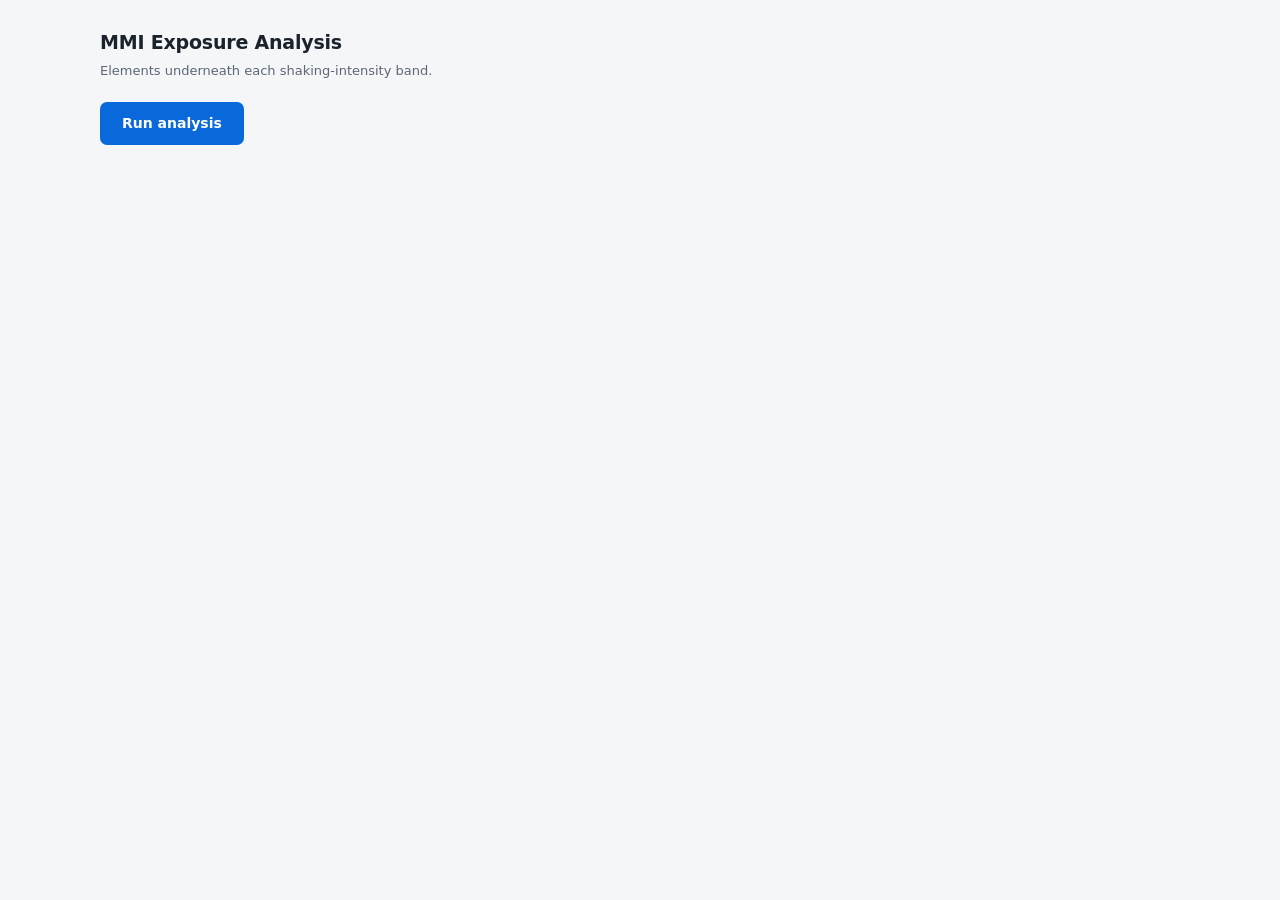
<file: eq_arc/scripts/web/index.html>
<!DOCTYPE html>
<html lang="en">
<head>
<meta charset="utf-8">
<meta name="viewport" content="width=device-width, initial-scale=1">
<title>MMI Exposure Analysis</title>
<style>
  :root{
    --bg:#0f1419; --panel:#171d24; --panel-2:#1e252e; --line:#2c353f;
    --text:#e6edf3; --muted:#8b98a5; --accent:#4a9eff; --err:#f85149;
  }
  @media (prefers-color-scheme: light){
    :root{
      --bg:#f4f6f8; --panel:#fff; --panel-2:#f0f3f6; --line:#d7dee6;
      --text:#1a222c; --muted:#5c6773; --accent:#0969da; --err:#cf222e;
    }
  }
  *{box-sizing:border-box}
  body{margin:0;padding:28px 20px;background:var(--bg);color:var(--text);
       font:14px/1.55 system-ui,-apple-system,"Segoe UI",sans-serif}
  main{max-width:1080px;margin:0 auto}
  h1{margin:0 0 4px;font-size:19px;font-weight:650;letter-spacing:-.2px}
  p.sub{margin:0 0 20px;color:var(--muted);font-size:13px}

  button{font:inherit;font-weight:600;cursor:pointer;color:#fff;
         background:var(--accent);border:none;border-radius:7px;padding:11px 22px}
  button:disabled{opacity:.55;cursor:not-allowed}

  .msg{margin-top:18px;padding:11px 13px;border-radius:8px;font-size:13px;
       background:rgba(248,81,73,.12);border:1px solid var(--err);color:var(--err)}

  .wrap{margin-top:22px;background:var(--panel);border:1px solid var(--line);
        border-radius:10px;overflow:hidden}
  .scroll{overflow-x:auto}
  table{border-collapse:collapse;width:100%;font-size:13px;white-space:nowrap}
  th,td{padding:9px 13px;text-align:right;border-bottom:1px solid var(--line)}
  th{font-size:11px;text-transform:uppercase;letter-spacing:.5px;
     color:var(--muted);font-weight:600;background:var(--panel-2)}
  th:first-child,td:first-child{text-align:left}
  td.num{font-variant-numeric:tabular-nums}
  tbody tr:last-child td{border-bottom:none}
  tfoot td{font-weight:700;background:var(--panel-2);border-top:2px solid var(--line);
           border-bottom:none}
  .swatch{display:inline-block;width:11px;height:11px;border-radius:3px;
          margin-right:8px;vertical-align:-1px;border:1px solid rgba(128,128,128,.45)}
  .note{color:var(--muted);font-size:12px;margin-top:12px}
</style>
</head>
<body>
<main>
  <h1>MMI Exposure Analysis</h1>
  <p class="sub">Elements underneath each shaking-intensity band.</p>

  <button id="run">Run analysis</button>

  <div id="out"></div>
</main>

<script>
const fmt = n => Math.round(n || 0).toLocaleString("en-US");

document.getElementById("run").addEventListener("click", async () => {
  const btn = document.getElementById("run");
  const out = document.getElementById("out");
  btn.disabled = true;
  btn.textContent = "Analysing…";
  out.innerHTML = "";

  try {
    const res = await fetch("/api/analyze", {
      method: "POST",
      headers: {"Content-Type": "application/json"},
      body: JSON.stringify({source: "sample", include_geometry: false})
    });
    const data = await res.json();
    if (!res.ok || !data.ok) throw new Error(data.error || ("HTTP " + res.status));
    out.innerHTML = table(data);
  } catch (e) {
    out.innerHTML = '<div class="msg"></div>';
    out.querySelector(".msg").textContent = e.message;
  } finally {
    btn.disabled = false;
    btn.textContent = "Run analysis";
  }
});

function table(data){
  const head = ["Band", "Area km²", "Population", "Male", "Female",
                "Settlements", "Hospitals", "Schools", "Roads", "Bridges", "Airports"];
  const keys = ["settlements", "hospitals", "schools", "roads", "bridges", "airports"];

  const row = (label, colour, area, el) => {
    const p = el.population || {};
    const cells = [
      "<td>" + (colour ? '<span class="swatch" style="background:' + colour + '"></span>' : "") + label + "</td>",
      '<td class="num">' + fmt(area) + "</td>",
      '<td class="num">' + fmt(p.total) + "</td>",
      '<td class="num">' + fmt(p.male) + "</td>",
      '<td class="num">' + fmt(p.female) + "</td>"
    ];
    for (const k of keys) cells.push('<td class="num">' + fmt((el[k] || {}).count) + "</td>");
    return "<tr>" + cells.join("") + "</tr>";
  };

  const body = data.bands.map(b =>
    row("MMI " + b.mmi_low + "–" + b.mmi_high, b.color, b.area_km2, b.elements)).join("");
  const area = data.bands.reduce((a, b) => a + b.area_km2, 0);
  const foot = row("Total", null, area, data.totals);

  return '<div class="wrap"><div class="scroll"><table>'
       + "<thead><tr>" + head.map(h => "<th>" + h + "</th>").join("") + "</tr></thead>"
       + "<tbody>" + body + "</tbody>"
       + "<tfoot>" + foot + "</tfoot>"
       + "</table></div></div>"
       + '<div class="note">Population is the sum of the male and female age columns; '
       + "every other layer is a feature count. Each element is counted once, in the "
       + "highest MMI band it falls in.</div>";
}
</script>
</body>
</html>
</file>
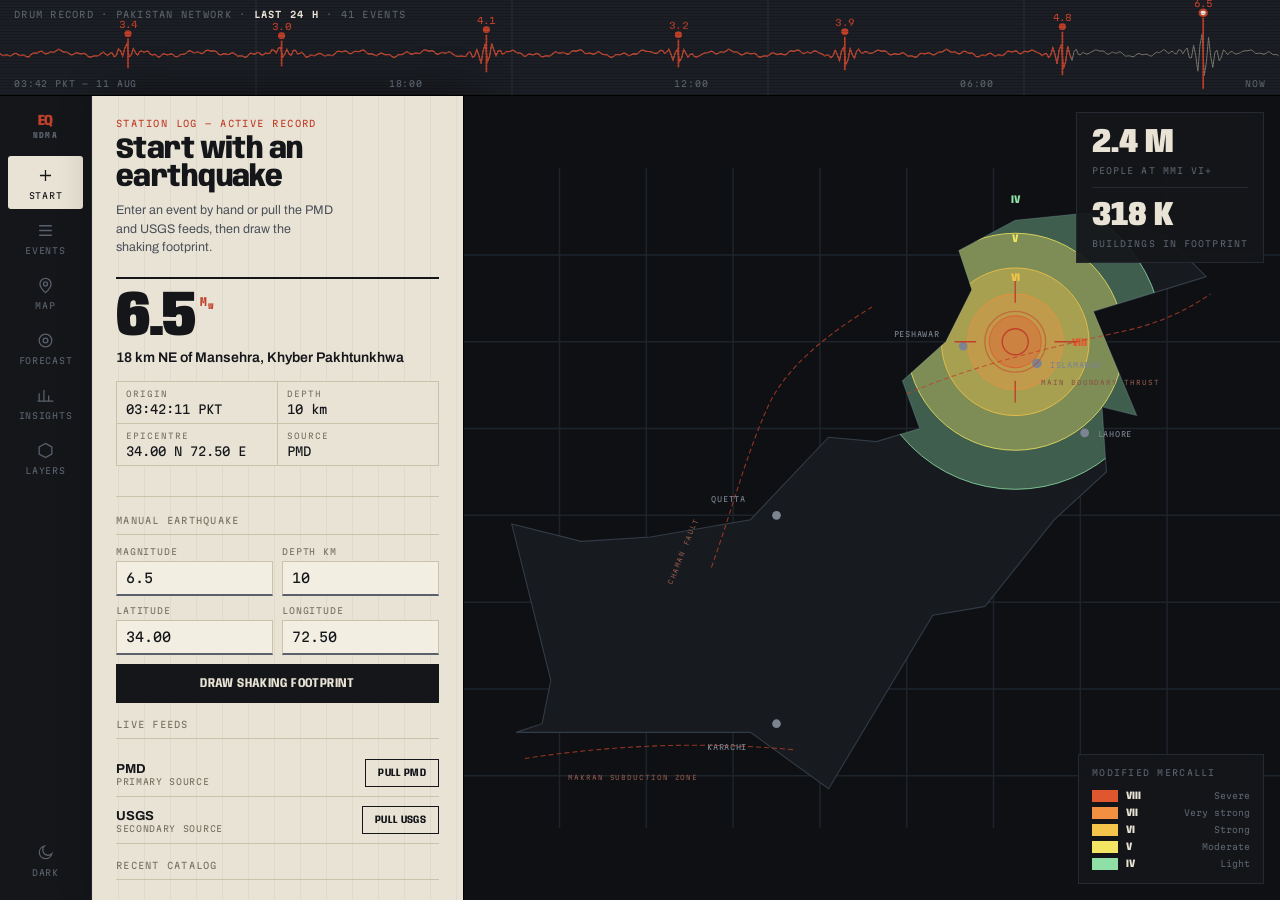
<file: web/prototypes/a-helicorder.html>
<!doctype html>
<html lang="en">
<head>
<meta charset="utf-8" />
<meta name="viewport" content="width=device-width,initial-scale=1" />
<title>Prototype A — Helicorder</title>
<link rel="preconnect" href="https://fonts.googleapis.com" />
<link rel="preconnect" href="https://fonts.gstatic.com" crossorigin />
<link href="https://fonts.googleapis.com/css2?family=Anybody:wdth,wght@75..125,400..900&family=Archivo:wght@400;500;600;700&family=Martian+Mono:wght@400;600&display=swap" rel="stylesheet" />
<style>
:root{
  --ink:#14161A; --ink-2:#1B1E24; --ink-3:#252A32;
  --paper:#E9E3D5; --paper-2:#DBD3C1; --paper-3:#CBC2AC;
  --pen:#C0402A;              /* seismograph pen ink */
  --graphite:#5A616C;
  --mmi-2:#BFE9E7; --mmi-4:#8FE0A6; --mmi-5:#F2E663; --mmi-6:#F5C44A;
  --mmi-7:#F09040; --mmi-8:#E0562F; --mmi-9:#B3272B; --mmi-10:#7A1B3F;
  --disp:"Anybody",system-ui,sans-serif;
  --body:"Archivo",system-ui,sans-serif;
  --data:"Martian Mono",ui-monospace,monospace;
}
*{box-sizing:border-box}
html,body{margin:0;height:100%;background:var(--ink);color:var(--paper);font-family:var(--body);
  -webkit-font-smoothing:antialiased}
button{font:inherit;color:inherit;cursor:pointer}
:focus-visible{outline:2px solid var(--pen);outline-offset:2px}

/* ---------- app frame ---------- */
.app{position:fixed;inset:0;display:grid;grid-template-rows:96px 1fr;grid-template-columns:92px 372px 1fr}
.drum{grid-column:1/-1;position:relative;background:var(--ink-2);border-bottom:1px solid #000;overflow:hidden}
.rail{grid-row:2;background:var(--ink);border-right:1px solid var(--ink-3);
  display:flex;flex-direction:column;padding:14px 8px;gap:2px}
.sheet{grid-row:2;background:var(--paper);color:var(--ink);overflow-y:auto;
  border-right:1px solid #000;box-shadow:14px 0 40px rgba(0,0,0,.45);position:relative}
.stage{grid-row:2;position:relative;background:#0E1013;overflow:hidden}

/* ---------- SIGNATURE: helicorder ribbon ---------- */
.drum-label{position:absolute;left:14px;top:9px;z-index:3;font-family:var(--data);font-size:9px;
  letter-spacing:.14em;text-transform:uppercase;color:var(--graphite)}
.drum-label b{color:var(--paper);font-weight:600}
.drum-scale{position:absolute;inset:auto 0 6px 0;z-index:3;display:flex;justify-content:space-between;
  padding:0 14px;font-family:var(--data);font-size:8.5px;color:var(--graphite);letter-spacing:.1em}
.drum svg{position:absolute;inset:0;width:100%;height:100%}
.trace{fill:none;stroke:var(--paper-3);stroke-width:1;vector-effect:non-scaling-stroke;opacity:.55}
.trace-live{stroke:var(--pen);opacity:1;stroke-width:1.2}
.drum-gridline{stroke:#2C313A;stroke-width:1}
.spike{cursor:pointer}
.spike line{stroke:var(--pen);stroke-width:1.6}
.spike circle{fill:var(--pen)}
.spike:hover circle{r:5}
.spike.sel circle{fill:var(--paper);stroke:var(--pen);stroke-width:2}
.drum::after{content:"";position:absolute;inset:0;pointer-events:none;
  background:repeating-linear-gradient(0deg,rgba(0,0,0,.16) 0 1px,transparent 1px 3px)}

/* ---------- rail ---------- */
.rail button{width:100%;background:none;border:0;padding:10px 4px 8px;border-radius:3px;
  display:grid;justify-items:center;gap:5px;color:var(--graphite);
  font-family:var(--data);font-size:8.5px;letter-spacing:.08em;text-transform:uppercase}
.rail button svg{width:19px;height:19px;stroke:currentColor;fill:none;stroke-width:1.6}
.rail button:hover{color:var(--paper-2);background:var(--ink-2)}
.rail button[aria-current="true"]{color:var(--ink);background:var(--paper)}
.rail .spacer{flex:1}
.rail .mark{font-family:var(--disp);font-variation-settings:"wdth" 82,"wght" 800;
  font-size:15px;letter-spacing:-.02em;color:var(--pen);text-align:center;padding:4px 0 14px;line-height:1}
.rail .mark span{display:block;font-family:var(--data);font-size:7.5px;letter-spacing:.16em;
  color:var(--graphite);font-weight:400;margin-top:3px}

/* ---------- sheet (chart-paper panel) ---------- */
.sheet::before{content:"";position:absolute;inset:0;pointer-events:none;
  background:repeating-linear-gradient(90deg,rgba(20,22,26,.045) 0 1px,transparent 1px 26px)}
.sheet-in{position:relative;padding:22px 24px 40px}
.eyebrow{font-family:var(--data);font-size:9px;letter-spacing:.16em;text-transform:uppercase;
  color:var(--pen);margin:0 0 7px}
h1{font-family:var(--disp);font-variation-settings:"wdth" 88,"wght" 800;
  font-size:29px;line-height:.98;letter-spacing:-.02em;margin:0 0 8px;color:var(--ink)}
.lede{margin:0 0 20px;font-size:12.5px;line-height:1.5;color:#4A5058;max-width:31ch}

/* active event readout */
.readout{border-top:2px solid var(--ink);border-bottom:1px solid var(--paper-3);padding:12px 0 14px;margin-bottom:18px}
.readout .mag{font-family:var(--disp);font-variation-settings:"wdth" 78,"wght" 900;
  font-size:64px;line-height:.82;letter-spacing:-.035em;color:var(--ink);display:flex;align-items:baseline;gap:6px}
.readout .mag em{font-family:var(--data);font-size:11px;font-style:normal;letter-spacing:.1em;color:var(--pen);align-self:flex-start;margin-top:6px}
.readout .place{font-size:14px;font-weight:600;margin:6px 0 10px;color:var(--ink)}
.facts{display:grid;grid-template-columns:1fr 1fr;gap:1px;background:var(--paper-3);border:1px solid var(--paper-3)}
.facts div{background:var(--paper);padding:7px 9px}
.facts dt{font-family:var(--data);font-size:8px;letter-spacing:.13em;text-transform:uppercase;color:#7A7263;margin:0 0 3px}
.facts dd{margin:0;font-family:var(--data);font-size:12px;color:var(--ink)}

/* form */
fieldset{border:0;padding:0;margin:0 0 16px}
legend{font-family:var(--data);font-size:9px;letter-spacing:.14em;text-transform:uppercase;
  color:#7A7263;padding:0 0 8px;width:100%;border-bottom:1px solid var(--paper-3);margin-bottom:11px}
.pair{display:grid;grid-template-columns:1fr 1fr;gap:9px;margin-bottom:9px}
label{display:block;font-family:var(--data);font-size:8.5px;letter-spacing:.1em;text-transform:uppercase;color:#7A7263;margin-bottom:4px}
input[type=number],input[type=text]{width:100%;background:#F3EEE2;border:1px solid var(--paper-3);
  border-bottom:2px solid var(--graphite);border-radius:0;padding:8px 9px;
  font-family:var(--data);font-size:13px;color:var(--ink)}
input:focus{border-bottom-color:var(--pen);outline:none;background:#fff}
.btn{width:100%;background:var(--ink);color:var(--paper);border:0;padding:13px;
  font-family:var(--disp);font-variation-settings:"wdth" 84,"wght" 700;font-size:13px;
  letter-spacing:.03em;text-transform:uppercase;transition:background .15s}
.btn:hover{background:var(--pen)}
.btn-ghost{background:none;color:var(--ink);border:1px solid var(--ink);padding:7px 12px;width:auto;font-size:11px}
.btn-ghost:hover{background:var(--ink);color:var(--paper)}
.feed{display:flex;align-items:center;justify-content:space-between;padding:9px 0;border-bottom:1px solid var(--paper-3)}
.feed b{font-size:13px}
.feed small{display:block;font-family:var(--data);font-size:8.5px;letter-spacing:.08em;color:#7A7263;text-transform:uppercase}

/* catalog rows */
.rows{margin-top:4px}
.row{display:grid;grid-template-columns:46px 1fr auto;gap:10px;align-items:center;
  padding:9px 0;border-bottom:1px solid var(--paper-3);cursor:pointer}
.row:hover{background:#F3EEE2;box-shadow:-24px 0 0 #F3EEE2,24px 0 0 #F3EEE2}
.row .m{font-family:var(--disp);font-variation-settings:"wdth" 78,"wght" 800;font-size:19px;color:var(--ink);line-height:1}
.row .p{display:block;font-size:12px;font-weight:600;margin-bottom:2px}
.row .t{display:block;font-family:var(--data);font-size:8.5px;color:#7A7263;letter-spacing:.06em}
.row .src{font-family:var(--data);font-size:8px;letter-spacing:.1em;padding:3px 5px;border:1px solid var(--paper-3);color:#7A7263}
.row .src.pmd{border-color:var(--pen);color:var(--pen)}

/* ---------- map stage ---------- */
.stage svg.map{position:absolute;inset:0;width:100%;height:100%}
.land{fill:#171A1F;stroke:#333B46;stroke-width:1.1;vector-effect:non-scaling-stroke}
.fault{fill:none;stroke:var(--pen);stroke-width:1.1;stroke-dasharray:5 3;vector-effect:non-scaling-stroke;opacity:.75}
.faultlbl{font-family:var(--data);font-size:1.5px;fill:#8C5647;letter-spacing:.14em}
.citylbl{font-family:var(--data);font-size:1.7px;fill:#7C8492;letter-spacing:.1em}
.city{fill:#7C8492}
.epi{fill:none;stroke:var(--pen);stroke-width:1.4;vector-effect:non-scaling-stroke}
.mmi-band{stroke:none;opacity:.34}
.mmi-line{fill:none;stroke-width:.9;vector-effect:non-scaling-stroke;opacity:.9}
.mmi-num{font-family:var(--disp);font-variation-settings:"wdth" 80,"wght" 800;font-size:2.6px;letter-spacing:.02em}

/* legend card over map */
.legend{position:absolute;right:16px;bottom:16px;background:rgba(20,22,26,.92);
  border:1px solid var(--ink-3);padding:12px 13px 11px;min-width:186px;backdrop-filter:blur(6px)}
.legend h3{margin:0 0 9px;font-family:var(--data);font-size:8.5px;letter-spacing:.15em;
  text-transform:uppercase;color:var(--graphite);font-weight:400}
.legend .lrow{display:grid;grid-template-columns:26px 1fr auto;gap:8px;align-items:center;padding:2.5px 0}
.legend .sw{height:12px}
.legend .rn{font-family:var(--disp);font-variation-settings:"wdth" 80,"wght" 800;font-size:11px;color:var(--paper)}
.legend .lb{font-size:10px;color:var(--graphite);text-align:right;font-family:var(--data);font-size:8.5px}
.exposure{position:absolute;right:16px;top:16px;background:rgba(20,22,26,.92);border:1px solid var(--ink-3);padding:13px 15px}
.exposure .big{font-family:var(--disp);font-variation-settings:"wdth" 80,"wght" 900;font-size:34px;line-height:1;color:var(--paper)}
.exposure .cap{font-family:var(--data);font-size:8.5px;letter-spacing:.13em;text-transform:uppercase;color:var(--graphite);margin-top:5px}
.exposure hr{border:0;border-top:1px solid var(--ink-3);margin:11px 0}

@media (prefers-reduced-motion:reduce){*{animation:none!important;transition:none!important}}
@media (max-width:900px){
  .app{grid-template-columns:72px 1fr;grid-template-rows:78px 1fr}
  .sheet{position:absolute;inset:78px 0 0 72px;z-index:5}
  .stage{display:none}
}
</style>
</head>
<body>
<div class="app">

  <!-- ============ SIGNATURE: 24-hour helicorder ribbon ============ -->
  <div class="drum">
    <div class="drum-label">Drum record · Pakistan network · <b>last 24 h</b> · 41 events</div>
    <svg id="drum" viewBox="0 0 1200 96" preserveAspectRatio="none" aria-label="24 hour seismic drum record"></svg>
    <div class="drum-scale"><span>03:42 PKT — 11 AUG</span><span>18:00</span><span>12:00</span><span>06:00</span><span>NOW</span></div>
  </div>

  <!-- ============ rail ============ -->
  <nav class="rail" aria-label="Sections">
    <div class="mark">EQ<span>NDMA</span></div>
    <button aria-current="true"><svg viewBox="0 0 24 24"><path d="M12 5v14M5 12h14"/></svg>Start</button>
    <button><svg viewBox="0 0 24 24"><path d="M4 6h16M4 12h16M4 18h16"/></svg>Events</button>
    <button><svg viewBox="0 0 24 24"><path d="M12 21s7-6.3 7-11a7 7 0 1 0-14 0c0 4.7 7 11 7 11z"/><circle cx="12" cy="10" r="2.5"/></svg>Map</button>
    <button><svg viewBox="0 0 24 24"><circle cx="12" cy="12" r="8"/><circle cx="12" cy="12" r="3"/></svg>Forecast</button>
    <button><svg viewBox="0 0 24 24"><path d="M4 19V9M10 19V5M16 19v-7M22 19H2"/></svg>Insights</button>
    <button><svg viewBox="0 0 24 24"><path d="M12 3l8 4.5v9L12 21l-8-4.5v-9z"/></svg>Layers</button>
    <div class="spacer"></div>
    <button><svg viewBox="0 0 24 24"><path d="M20 13.5A8 8 0 1 1 10.5 4a6.5 6.5 0 0 0 9.5 9.5z"/></svg>Dark</button>
  </nav>

  <!-- ============ chart-paper sheet ============ -->
  <div class="sheet">
   <div class="sheet-in">
    <p class="eyebrow">Station log — active record</p>
    <h1>Start with an<br />earthquake</h1>
    <p class="lede">Enter an event by hand or pull the PMD and USGS feeds, then draw the shaking footprint.</p>

    <div class="readout">
      <div class="mag">6.5<em>M<sub>w</sub></em></div>
      <div class="place">18 km NE of Mansehra, Khyber Pakhtunkhwa</div>
      <dl class="facts">
        <div><dt>Origin</dt><dd>03:42:11 PKT</dd></div>
        <div><dt>Depth</dt><dd>10 km</dd></div>
        <div><dt>Epicentre</dt><dd>34.00 N 72.50 E</dd></div>
        <div><dt>Source</dt><dd>PMD</dd></div>
      </dl>
    </div>

    <fieldset>
      <legend>Manual earthquake</legend>
      <div class="pair">
        <div><label for="a1">Magnitude</label><input id="a1" type="number" value="6.5" step="0.1" /></div>
        <div><label for="a2">Depth km</label><input id="a2" type="number" value="10" /></div>
      </div>
      <div class="pair">
        <div><label for="a3">Latitude</label><input id="a3" type="number" value="34.00" step="0.01" /></div>
        <div><label for="a4">Longitude</label><input id="a4" type="number" value="72.50" step="0.01" /></div>
      </div>
      <button class="btn">Draw shaking footprint</button>
    </fieldset>

    <fieldset>
      <legend>Live feeds</legend>
      <div class="feed"><span><b>PMD</b><small>Primary source</small></span><button class="btn btn-ghost">Pull PMD</button></div>
      <div class="feed"><span><b>USGS</b><small>Secondary source</small></span><button class="btn btn-ghost">Pull USGS</button></div>
    </fieldset>

    <fieldset>
      <legend>Recent catalog</legend>
      <div class="rows">
        <div class="row"><span class="m">6.5</span><span><span class="p">18 km NE of Mansehra</span><span class="t">11 AUG · 03:42</span></span><span class="src pmd">PMD</span></div>
        <div class="row"><span class="m">4.8</span><span><span class="p">Hindu Kush region</span><span class="t">11 AUG · 01:07</span></span><span class="src">USGS</span></div>
        <div class="row"><span class="m">3.9</span><span><span class="p">62 km W of Quetta</span><span class="t">10 AUG · 22:15</span></span><span class="src pmd">PMD</span></div>
        <div class="row"><span class="m">3.2</span><span><span class="p">Makran coast</span><span class="t">10 AUG · 19:48</span></span><span class="src">USGS</span></div>
      </div>
    </fieldset>
   </div>
  </div>

  <!-- ============ map stage ============ -->
  <div class="stage">
    <svg class="map" viewBox="598 102 188 148" preserveAspectRatio="xMidYMid meet" aria-label="Map of Pakistan">
      <g stroke="#1E242C" stroke-width=".35" vector-effect="non-scaling-stroke">
        <path d="M620,100v152M640,100v152M660,100v152M680,100v152M700,100v152M720,100v152M740,100v152M760,100v152"/>
        <path d="M598,120h190M598,140h190M598,160h190M598,180h190M598,200h190M598,220h190M598,240h190"/>
      </g>
      <defs>
        <clipPath id="pk"><polygon points="610,230 664,230 682,243 706,203 718,201 734,181 746,170 745,155 753,157 743,133 769,125 760,116 745,110 725,112 712,119 715,128 709,140 699,149 703,160 693,163 682,162 664,181 641,185 625,186 609,182 618,218 616,228"/></clipPath>
      </defs>
      <polygon class="land" points="610,230 664,230 682,243 706,203 718,201 734,181 746,170 745,155 753,157 743,133 769,125 760,116 745,110 725,112 712,119 715,128 709,140 699,149 703,160 693,163 682,162 664,181 641,185 625,186 609,182 618,218 616,228"/>
      <!-- MMI isoseismals, clipped to land -->
      <g clip-path="url(#pk)">
        <circle class="mmi-band" cx="725" cy="140" r="34" fill="var(--mmi-4)"/>
        <circle class="mmi-band" cx="725" cy="140" r="25" fill="var(--mmi-5)"/>
        <circle class="mmi-band" cx="725" cy="140" r="17" fill="var(--mmi-6)"/>
        <circle class="mmi-band" cx="725" cy="140" r="11" fill="var(--mmi-7)"/>
        <circle class="mmi-band" cx="725" cy="140" r="6"  fill="var(--mmi-8)"/>
        <circle class="mmi-line" cx="725" cy="140" r="34" stroke="var(--mmi-4)"/>
        <circle class="mmi-line" cx="725" cy="140" r="25" stroke="var(--mmi-5)"/>
        <circle class="mmi-line" cx="725" cy="140" r="17" stroke="var(--mmi-6)"/>
        <circle class="mmi-line" cx="725" cy="140" r="11" stroke="var(--mmi-7)"/>
        <circle class="mmi-line" cx="725" cy="140" r="6"  stroke="var(--mmi-8)"/>
      </g>
      <text class="mmi-num" x="725" y="108" fill="var(--mmi-4)" text-anchor="middle">IV</text>
      <text class="mmi-num" x="725" y="117" fill="var(--mmi-5)" text-anchor="middle">V</text>
      <text class="mmi-num" x="725" y="126" fill="var(--mmi-6)" text-anchor="middle">VI</text>
      <text class="mmi-num" x="738" y="141" fill="var(--mmi-8)">VIII</text>
      <!-- faults -->
      <path class="fault" d="M655,192 C660,178 663,166 668,155 C672,146 682,138 692,132"/>
      <text class="faultlbl" x="646" y="196" transform="rotate(-68 646 196)">CHAMAN FAULT</text>
      <path class="fault" d="M700,152 C714,146 730,142 748,138 C758,136 764,133 770,129"/>
      <text class="faultlbl" x="731" y="150">MAIN BOUNDARY THRUST</text>
      <path class="fault" d="M612,236 C632,233 652,232 674,234"/>
      <text class="faultlbl" x="622" y="241">MAKRAN SUBDUCTION ZONE</text>
      <!-- cities -->
      <circle class="city" cx="730" cy="145" r="1.1"/><text class="citylbl" x="733" y="146">ISLAMABAD</text>
      <circle class="city" cx="741" cy="161" r="1"/><text class="citylbl" x="744" y="162">LAHORE</text>
      <circle class="city" cx="670" cy="228" r="1"/><text class="citylbl" x="654" y="234">KARACHI</text>
      <circle class="city" cx="670" cy="180" r="1"/><text class="citylbl" x="655" y="177">QUETTA</text>
      <circle class="city" cx="713" cy="141" r="1"/><text class="citylbl" x="697" y="139">PESHAWAR</text>
      <!-- epicentre -->
      <circle class="epi" cx="725" cy="140" r="3"/>
      <circle class="epi" cx="725" cy="140" r="7" opacity=".5"/>
      <path class="epi" d="M725,131v-5M725,149v5M716,140h-5M734,140h5"/>
    </svg>

    <div class="exposure">
      <div class="big">2.4 M</div>
      <div class="cap">People at MMI VI+</div>
      <hr />
      <div class="big">318 K</div>
      <div class="cap">Buildings in footprint</div>
    </div>

    <div class="legend">
      <h3>Modified Mercalli</h3>
      <div class="lrow"><span class="sw" style="background:var(--mmi-8)"></span><span class="rn">VIII</span><span class="lb">Severe</span></div>
      <div class="lrow"><span class="sw" style="background:var(--mmi-7)"></span><span class="rn">VII</span><span class="lb">Very strong</span></div>
      <div class="lrow"><span class="sw" style="background:var(--mmi-6)"></span><span class="rn">VI</span><span class="lb">Strong</span></div>
      <div class="lrow"><span class="sw" style="background:var(--mmi-5)"></span><span class="rn">V</span><span class="lb">Moderate</span></div>
      <div class="lrow"><span class="sw" style="background:var(--mmi-4)"></span><span class="rn">IV</span><span class="lb">Light</span></div>
    </div>
  </div>
</div>

<script>
/* Draw the helicorder: a continuous 24 h trace with real events as pen spikes. */
(function(){
  const svg = document.getElementById('drum');
  const W = 1200, H = 96, mid = H/2 + 6;
  const reduce = matchMedia('(prefers-reduced-motion: reduce)').matches;
  const events = [ {x:0.06,a:30,m:'6.5',sel:true}, {x:0.17,a:16,m:'4.8'},
                   {x:0.34,a:11,m:'3.9'}, {x:0.47,a:8,m:'3.2'},
                   {x:0.62,a:13,m:'4.1'}, {x:0.78,a:7,m:'3.0'}, {x:0.9,a:9,m:'3.4'} ];
  let ns = '';
  for (let i=1;i<5;i++) ns += `<line class="drum-gridline" x1="${W*i/5}" y1="0" x2="${W*i/5}" y2="${H}"/>`;
  // microseismic background
  function noiseAt(x){
    let v = Math.sin(x*0.09)*2 + Math.sin(x*0.31)*1.4 + Math.sin(x*0.77)*0.9;
    for (const e of events){
      const d = x - (1-e.x)*W;
      v += e.a * Math.exp(-Math.abs(d)/9) * Math.sin(d*0.9);
    }
    return v;
  }
  let d = `M0,${mid}`;
  for (let x=1;x<=W;x+=2) d += ` L${x},${(mid + noiseAt(x)).toFixed(1)}`;
  ns += `<path class="trace" d="${d}"/>`;
  ns += `<path class="trace trace-live" d="${d}" stroke-dasharray="${W*3} ${W*3}" stroke-dashoffset="${reduce?0:W*3}"><animate attributeName="stroke-dashoffset" from="${W*3}" to="0" dur="2.4s" fill="freeze" ${reduce?'begin="indefinite"':''}/></path>`;
  for (const e of events){
    const x = (1-e.x)*W;
    ns += `<g class="spike${e.sel?' sel':''}" tabindex="0" role="button" aria-label="M ${e.m}">
      <line x1="${x}" y1="${mid-e.a-6}" x2="${x}" y2="${mid+e.a+6}"/>
      <circle cx="${x}" cy="${mid-e.a-11}" r="3.4"/>
      <text x="${x}" y="${mid-e.a-17}" text-anchor="middle" font-family="Martian Mono, monospace" font-size="9" fill="#C0402A">${e.m}</text></g>`;
  }
  svg.innerHTML = ns;
})();
</script>
</body>
</html>
</file>
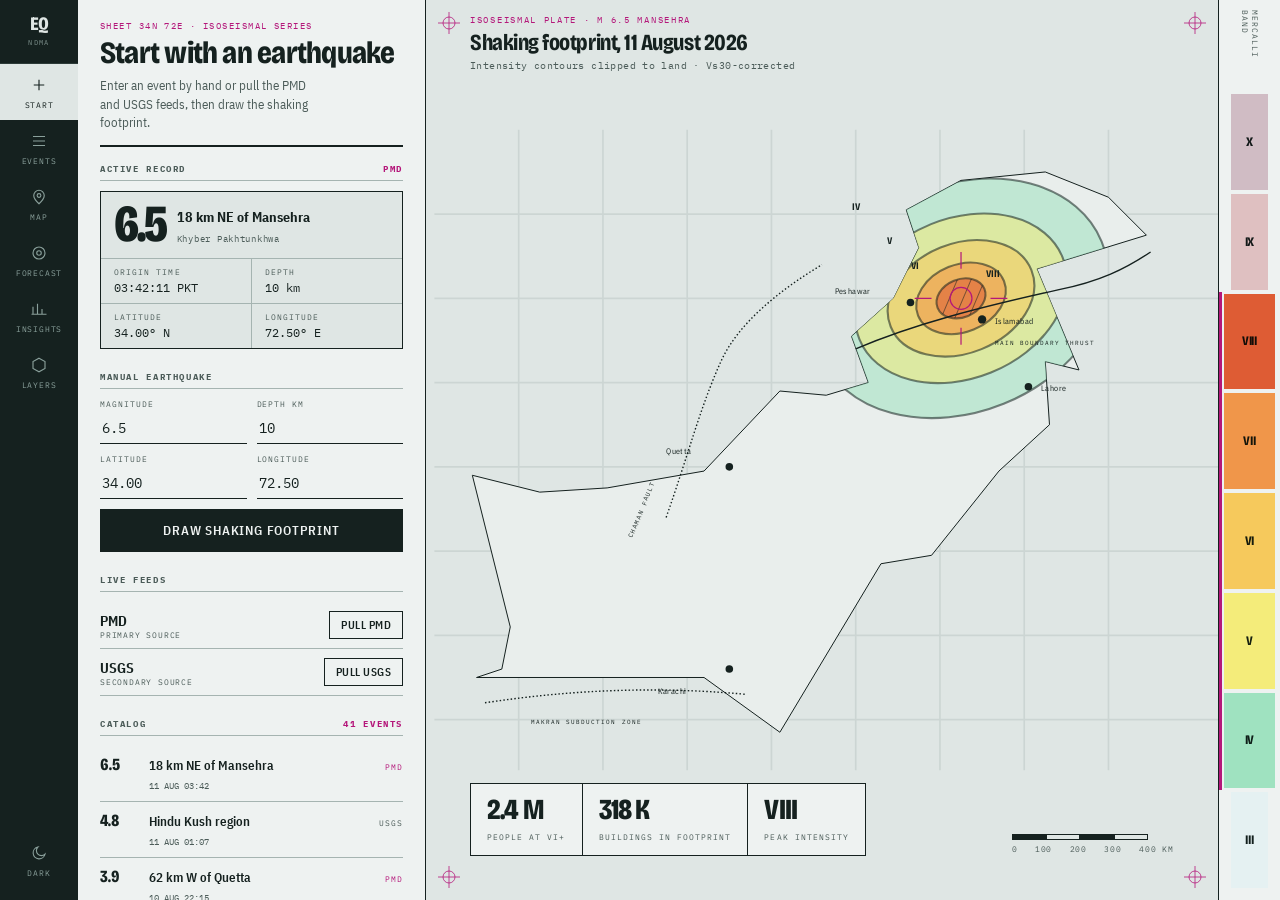
<file: web/prototypes/b-isoseismal.html>
<!doctype html>
<html lang="en">
<head>
<meta charset="utf-8" />
<meta name="viewport" content="width=device-width,initial-scale=1" />
<title>Prototype B — Isoseismal Sheet</title>
<link rel="preconnect" href="https://fonts.googleapis.com" />
<link rel="preconnect" href="https://fonts.gstatic.com" crossorigin />
<link href="https://fonts.googleapis.com/css2?family=Bricolage+Grotesque:opsz,wdth,wght@12..96,75..100,400..800&family=IBM+Plex+Sans+Condensed:wght@400;500;600;700&family=IBM+Plex+Mono:wght@400;500;600&display=swap" rel="stylesheet" />
<style>
:root{
  --sheet:#DFE6E4;          /* survey paper, cold */
  --sheet-2:#EEF2F1;
  --sheet-3:#CBD5D2;
  --ink:#15211F;
  --ink-soft:#4C5C59;
  --rule:#A5B4B1;
  --reg:#B4177A;            /* registration magenta — the one overprint colour */
  --mmi-3:#C7E9F1; --mmi-4:#9FE2C0; --mmi-5:#F4EC7A; --mmi-6:#F6C95C;
  --mmi-7:#F0964A; --mmi-8:#DE5C34; --mmi-9:#B02830; --mmi-10:#75183C;
  --disp:"Bricolage Grotesque",system-ui,sans-serif;
  --body:"IBM Plex Sans Condensed",system-ui,sans-serif;
  --data:"IBM Plex Mono",ui-monospace,monospace;
}
*{box-sizing:border-box}
html,body{margin:0;height:100%;background:var(--sheet);color:var(--ink);font-family:var(--body)}
button{font:inherit;color:inherit;cursor:pointer;border-radius:0}
:focus-visible{outline:2px solid var(--reg);outline-offset:2px}

.app{position:fixed;inset:0;display:grid;grid-template-columns:78px 348px 1fr 62px}

/* ---------- rail ---------- */
.rail{background:var(--ink);color:var(--sheet);display:flex;flex-direction:column;padding:0 0 12px}
.rail .mark{padding:14px 8px 16px;text-align:center;border-bottom:1px solid #2C3B38}
.rail .mark b{display:block;font-family:var(--disp);font-variation-settings:"wght" 800,"wdth" 80;
  font-size:19px;line-height:1;letter-spacing:-.03em}
.rail .mark span{display:block;font-family:var(--data);font-size:7px;letter-spacing:.18em;color:#7E918D;margin-top:5px}
.rail button{background:none;border:0;width:100%;padding:12px 4px 10px;display:grid;justify-items:center;gap:6px;
  color:#8AA09B;font-family:var(--data);font-size:8px;letter-spacing:.1em;text-transform:uppercase}
.rail button svg{width:18px;height:18px;fill:none;stroke:currentColor;stroke-width:1.5}
.rail button:hover{color:#fff;background:#22312E}
.rail button[aria-current=true]{color:var(--ink);background:var(--sheet)}
.rail .sp{flex:1}

/* ---------- legend sheet (left panel) ---------- */
.panel{background:var(--sheet-2);border-right:1px solid var(--ink);overflow-y:auto;position:relative}
.panel-in{padding:20px 22px 34px}
.sheet-head{border-bottom:2px solid var(--ink);padding-bottom:12px;margin-bottom:16px}
.sheet-head .no{font-family:var(--data);font-size:9px;letter-spacing:.16em;color:var(--reg);text-transform:uppercase}
h1{font-family:var(--disp);font-variation-settings:"wght" 750,"wdth" 84,"opsz" 40;
  font-size:31px;line-height:.96;letter-spacing:-.025em;margin:7px 0 0}
.sheet-head p{margin:9px 0 0;font-size:13px;line-height:1.45;color:var(--ink-soft);max-width:32ch}

.block{margin-bottom:22px}
.block > h2{font-family:var(--data);font-size:9px;letter-spacing:.18em;text-transform:uppercase;
  color:var(--ink-soft);margin:0 0 10px;padding-bottom:6px;border-bottom:1px solid var(--rule);
  display:flex;justify-content:space-between}
.block > h2 span{color:var(--reg)}

/* event record — set like a map's marginal data block */
.record{border:1px solid var(--ink);background:var(--sheet)}
.record .top{display:flex;align-items:flex-end;gap:11px;padding:12px 13px 10px;border-bottom:1px solid var(--rule)}
.record .mw{font-family:var(--disp);font-variation-settings:"wght" 800,"wdth" 78,"opsz" 60;
  font-size:52px;line-height:.8;letter-spacing:-.04em}
.record .top div{padding-bottom:2px}
.record .top b{display:block;font-size:14px;line-height:1.2}
.record .top small{font-family:var(--data);font-size:9px;letter-spacing:.08em;color:var(--ink-soft)}
.record dl{margin:0;display:grid;grid-template-columns:1fr 1fr}
.record dl > div{padding:8px 13px;border-bottom:1px solid var(--rule)}
.record dl > div:nth-child(odd){border-right:1px solid var(--rule)}
.record dl > div:nth-last-child(-n+2){border-bottom:0}
.record dt{font-family:var(--data);font-size:7.5px;letter-spacing:.14em;text-transform:uppercase;color:var(--ink-soft)}
.record dd{margin:3px 0 0;font-family:var(--data);font-size:12px}

/* form */
.pair{display:grid;grid-template-columns:1fr 1fr;gap:10px;margin-bottom:10px}
label{display:block;font-family:var(--data);font-size:8px;letter-spacing:.12em;text-transform:uppercase;color:var(--ink-soft);margin-bottom:4px}
input{width:100%;background:transparent;border:0;border-bottom:1.5px solid var(--ink);padding:6px 2px;
  font-family:var(--data);font-size:14px;color:var(--ink)}
input:focus{outline:none;border-bottom-color:var(--reg);background:#fff}
.btn{width:100%;border:1.5px solid var(--ink);background:var(--ink);color:var(--sheet-2);padding:12px;
  font-family:var(--body);font-weight:600;font-size:13px;letter-spacing:.06em;text-transform:uppercase;transition:.15s}
.btn:hover{background:var(--reg);border-color:var(--reg)}
.btn.alt{background:transparent;color:var(--ink);padding:6px 11px;width:auto;font-size:11px;letter-spacing:.04em}
.btn.alt:hover{background:var(--ink);color:var(--sheet-2)}
.feed{display:flex;justify-content:space-between;align-items:center;padding:8px 0;border-bottom:1px solid var(--rule)}
.feed b{font-size:13.5px}
.feed small{display:block;font-family:var(--data);font-size:8px;letter-spacing:.1em;text-transform:uppercase;color:var(--ink-soft)}

/* catalog */
.row{display:grid;grid-template-columns:38px 1fr auto;gap:11px;align-items:baseline;
  padding:8px 0;border-bottom:1px solid var(--rule);cursor:pointer}
.row:hover{background:var(--sheet-3)}
.row .m{font-family:var(--disp);font-variation-settings:"wght" 750,"wdth" 78;font-size:17px}
.row b{font-size:12.5px;font-weight:600;display:block}
.row .t{font-family:var(--data);font-size:8.5px;color:var(--ink-soft)}
.row .s{font-family:var(--data);font-size:7.5px;letter-spacing:.12em;color:var(--ink-soft)}
.row .s.pmd{color:var(--reg)}

/* colophon — the marginalia every real map sheet carries */
.colophon{border-top:2px solid var(--ink);padding-top:9px;margin-top:26px;
  font-family:var(--data);font-size:8px;line-height:1.7;letter-spacing:.05em;color:var(--ink-soft);
  display:grid;grid-template-columns:auto 1fr;gap:2px 12px}
.colophon b{color:var(--ink);font-weight:500}

/* ---------- map plate ---------- */
.plate{position:relative;background:var(--sheet);overflow:hidden}
.plate svg.map{position:absolute;inset:0;width:100%;height:100%}
.graticule{stroke:var(--rule);stroke-width:.4;vector-effect:non-scaling-stroke;opacity:.32}
.land{fill:#E9EEEC;stroke:var(--ink);stroke-width:1;vector-effect:non-scaling-stroke}
.fault{fill:none;stroke:var(--ink);stroke-width:1.4;vector-effect:non-scaling-stroke}
.fault.teeth{stroke-dasharray:1.5 2.2}
.faultlbl{font-family:var(--data);font-size:1.5px;fill:var(--ink);letter-spacing:.16em}
.citylbl{font-family:var(--body);font-size:1.9px;fill:var(--ink);letter-spacing:.05em}
.city{fill:var(--ink)}
.mmi-band{opacity:.55}
.mmi-line{fill:none;stroke:var(--ink);stroke-width:.5;vector-effect:non-scaling-stroke;opacity:.55}
.iso-num{font-family:var(--disp);font-variation-settings:"wght" 700,"wdth" 80;font-size:2.4px;fill:var(--ink)}
.epi{stroke:var(--reg);fill:none;stroke-width:1.2;vector-effect:non-scaling-stroke}

/* registration marks at plate corners */
.reg{position:absolute;width:22px;height:22px;pointer-events:none}
.reg svg{width:100%;height:100%;stroke:var(--reg);stroke-width:.8;fill:none}
.reg.tl{top:12px;left:12px}.reg.tr{top:12px;right:12px}.reg.bl{bottom:12px;left:12px}.reg.br{bottom:12px;right:12px}

.plate-title{position:absolute;top:14px;left:44px;max-width:400px}
.plate-title .k{font-family:var(--data);font-size:8.5px;letter-spacing:.2em;text-transform:uppercase;color:var(--reg)}
.plate-title h2{font-family:var(--disp);font-variation-settings:"wght" 700,"wdth" 82,"opsz" 40;
  font-size:23px;margin:4px 0 0;letter-spacing:-.02em}
.plate-title p{margin:3px 0 0;font-family:var(--data);font-size:9.5px;color:var(--ink-soft);letter-spacing:.04em}

.exposure{position:absolute;left:44px;bottom:44px;display:flex;gap:0;border:1px solid var(--ink);background:var(--sheet-2)}
.exposure div{padding:11px 16px}
.exposure div + div{border-left:1px solid var(--ink)}
.exposure b{display:block;font-family:var(--disp);font-variation-settings:"wght" 800,"wdth" 80,"opsz" 48;
  font-size:29px;line-height:1;letter-spacing:-.03em}
.exposure span{font-family:var(--data);font-size:8px;letter-spacing:.13em;text-transform:uppercase;color:var(--ink-soft)}
.scalebar{position:absolute;right:44px;bottom:46px;font-family:var(--data);font-size:8px;color:var(--ink-soft);letter-spacing:.1em;text-align:right}
.scalebar .bar{display:flex;margin-bottom:4px}
.scalebar .bar i{width:34px;height:6px;border:1px solid var(--ink)}
.scalebar .bar i:nth-child(odd){background:var(--ink)}

/* ---------- SIGNATURE: the MMI ladder spine ---------- */
.ladder{background:var(--sheet-2);border-left:1px solid var(--ink);display:flex;flex-direction:column;
  padding:10px 0}
.ladder .cap{font-family:var(--data);font-size:7.5px;letter-spacing:.14em;text-transform:uppercase;
  color:var(--ink-soft);writing-mode:vertical-rl;margin:0 auto 8px;height:74px}
.rung{flex:1;display:grid;grid-template-columns:1fr;align-items:center;justify-items:center;position:relative;
  border:0;background:none;padding:0;width:100%;transition:.14s}
.rung i{position:absolute;inset:2px 12px;display:block}
.rung u{position:relative;font-family:var(--disp);font-variation-settings:"wght" 750,"wdth" 78;
  font-size:13px;text-decoration:none;letter-spacing:-.01em;color:var(--ink);mix-blend-mode:multiply}
.rung small{position:absolute;right:100%;margin-right:9px;white-space:nowrap;font-family:var(--data);
  font-size:9px;letter-spacing:.1em;text-transform:uppercase;color:var(--ink);background:var(--sheet-2);
  padding:3px 7px;border:1px solid var(--ink);opacity:0;transform:translateX(6px);transition:.14s;pointer-events:none}
.rung:hover small,.rung:focus-visible small{opacity:1;transform:none}
.rung:hover i,.rung[aria-pressed=true] i{inset:2px 5px}
.rung[aria-pressed=true]{box-shadow:inset 3px 0 0 var(--reg)}
.rung[aria-pressed=false] i{opacity:.25}

@media (prefers-reduced-motion:reduce){*{transition:none!important;animation:none!important}}
@media (max-width:960px){
  .app{grid-template-columns:64px 1fr}
  .plate,.ladder{display:none}
}
</style>
</head>
<body>
<div class="app">

  <nav class="rail" aria-label="Sections">
    <div class="mark"><b>EQ</b><span>NDMA</span></div>
    <button aria-current="true"><svg viewBox="0 0 24 24"><path d="M12 5v14M5 12h14"/></svg>Start</button>
    <button><svg viewBox="0 0 24 24"><path d="M4 6h16M4 12h16M4 18h16"/></svg>Events</button>
    <button><svg viewBox="0 0 24 24"><path d="M12 21s7-6.3 7-11a7 7 0 1 0-14 0c0 4.7 7 11 7 11z"/><circle cx="12" cy="10" r="2.5"/></svg>Map</button>
    <button><svg viewBox="0 0 24 24"><circle cx="12" cy="12" r="8"/><circle cx="12" cy="12" r="3"/></svg>Forecast</button>
    <button><svg viewBox="0 0 24 24"><path d="M4 19V9M10 19V5M16 19v-7M22 19H2"/></svg>Insights</button>
    <button><svg viewBox="0 0 24 24"><path d="M12 3l8 4.5v9L12 21l-8-4.5v-9z"/></svg>Layers</button>
    <div class="sp"></div>
    <button><svg viewBox="0 0 24 24"><path d="M20 13.5A8 8 0 1 1 10.5 4a6.5 6.5 0 0 0 9.5 9.5z"/></svg>Dark</button>
  </nav>

  <div class="panel">
   <div class="panel-in">
    <div class="sheet-head">
      <div class="no">Sheet 34N 72E · Isoseismal series</div>
      <h1>Start with an earthquake</h1>
      <p>Enter an event by hand or pull the PMD and USGS feeds, then draw the shaking footprint.</p>
    </div>

    <div class="block">
      <h2>Active record <span>PMD</span></h2>
      <div class="record">
        <div class="top">
          <div class="mw">6.5</div>
          <div><b>18 km NE of Mansehra</b><small>Khyber Pakhtunkhwa</small></div>
        </div>
        <dl>
          <div><dt>Origin time</dt><dd>03:42:11 PKT</dd></div>
          <div><dt>Depth</dt><dd>10 km</dd></div>
          <div><dt>Latitude</dt><dd>34.00° N</dd></div>
          <div><dt>Longitude</dt><dd>72.50° E</dd></div>
        </dl>
      </div>
    </div>

    <div class="block">
      <h2>Manual earthquake</h2>
      <div class="pair">
        <div><label for="b1">Magnitude</label><input id="b1" type="number" value="6.5" step="0.1" /></div>
        <div><label for="b2">Depth km</label><input id="b2" type="number" value="10" /></div>
      </div>
      <div class="pair">
        <div><label for="b3">Latitude</label><input id="b3" type="number" value="34.00" step="0.01" /></div>
        <div><label for="b4">Longitude</label><input id="b4" type="number" value="72.50" step="0.01" /></div>
      </div>
      <button class="btn">Draw shaking footprint</button>
    </div>

    <div class="block">
      <h2>Live feeds</h2>
      <div class="feed"><span><b>PMD</b><small>Primary source</small></span><button class="btn alt">Pull PMD</button></div>
      <div class="feed"><span><b>USGS</b><small>Secondary source</small></span><button class="btn alt">Pull USGS</button></div>
    </div>

    <div class="block">
      <h2>Catalog <span>41 events</span></h2>
      <div class="row"><span class="m">6.5</span><span><b>18 km NE of Mansehra</b><span class="t">11 AUG 03:42</span></span><span class="s pmd">PMD</span></div>
      <div class="row"><span class="m">4.8</span><span><b>Hindu Kush region</b><span class="t">11 AUG 01:07</span></span><span class="s">USGS</span></div>
      <div class="row"><span class="m">3.9</span><span><b>62 km W of Quetta</b><span class="t">10 AUG 22:15</span></span><span class="s pmd">PMD</span></div>
      <div class="row"><span class="m">3.2</span><span><b>Makran coast</b><span class="t">10 AUG 19:48</span></span><span class="s">USGS</span></div>
    </div>

    <div class="colophon">
      <b>Intensity</b><span>Modified Mercalli, GMPE-derived</span>
      <b>Site</b><span>Vs30 grid, 1 km, USGS global slope proxy</span>
      <b>Projection</b><span>WGS 84 / Web Mercator</span>
      <b>Sources</b><span>PMD (primary) · USGS FDSN (secondary)</span>
      <b>Drawn</b><span>11 AUG 2026 · 03:44 PKT</span>
    </div>
   </div>
  </div>

  <div class="plate">
    <div class="reg tl"><svg viewBox="0 0 22 22"><circle cx="11" cy="11" r="6"/><path d="M11 0v22M0 11h22"/></svg></div>
    <div class="reg tr"><svg viewBox="0 0 22 22"><circle cx="11" cy="11" r="6"/><path d="M11 0v22M0 11h22"/></svg></div>
    <div class="reg bl"><svg viewBox="0 0 22 22"><circle cx="11" cy="11" r="6"/><path d="M11 0v22M0 11h22"/></svg></div>
    <div class="reg br"><svg viewBox="0 0 22 22"><circle cx="11" cy="11" r="6"/><path d="M11 0v22M0 11h22"/></svg></div>

    <svg class="map" viewBox="598 102 188 148" preserveAspectRatio="xMidYMid meet" aria-label="Isoseismal map">
      <defs>
        <clipPath id="pk2"><polygon points="610,230 664,230 682,243 706,203 718,201 734,181 746,170 745,155 753,157 743,133 769,125 760,116 745,110 725,112 712,119 715,128 709,140 699,149 703,160 693,163 682,162 664,181 641,185 625,186 609,182 618,218 616,228"/></clipPath>
        <pattern id="hatch" width="3" height="3" patternTransform="rotate(45)" patternUnits="userSpaceOnUse">
          <line x1="0" y1="0" x2="0" y2="3" stroke="#15211F" stroke-width=".45"/>
        </pattern>
      </defs>
      <g class="graticule">
        <path d="M620,100v152M640,100v152M660,100v152M680,100v152M700,100v152M720,100v152M740,100v152M760,100v152"/>
        <path d="M600,120h190M600,140h190M600,160h190M600,180h190M600,200h190M600,220h190M600,240h190"/>
      </g>
      <polygon class="land" points="610,230 664,230 682,243 706,203 718,201 734,181 746,170 745,155 753,157 743,133 769,125 760,116 745,110 725,112 712,119 715,128 709,140 699,149 703,160 693,163 682,162 664,181 641,185 625,186 609,182 618,218 616,228"/>
      <g clip-path="url(#pk2)">
        <ellipse class="mmi-band" cx="725" cy="140" rx="36" ry="27" fill="var(--mmi-4)" transform="rotate(-22 725 140)"/>
        <ellipse class="mmi-band" cx="725" cy="140" rx="26" ry="19" fill="var(--mmi-5)" transform="rotate(-22 725 140)"/>
        <ellipse class="mmi-band" cx="725" cy="140" rx="18" ry="13" fill="var(--mmi-6)" transform="rotate(-22 725 140)"/>
        <ellipse class="mmi-band" cx="725" cy="140" rx="11" ry="8"  fill="var(--mmi-7)" transform="rotate(-22 725 140)"/>
        <ellipse class="mmi-band" cx="725" cy="140" rx="6"  ry="4.5" fill="var(--mmi-8)" transform="rotate(-22 725 140)"/>
        <ellipse class="mmi-band" cx="725" cy="140" rx="6"  ry="4.5" fill="url(#hatch)" opacity=".5" transform="rotate(-22 725 140)"/>
        <g class="mmi-line">
          <ellipse cx="725" cy="140" rx="36" ry="27" transform="rotate(-22 725 140)"/>
          <ellipse cx="725" cy="140" rx="26" ry="19" transform="rotate(-22 725 140)"/>
          <ellipse cx="725" cy="140" rx="18" ry="13" transform="rotate(-22 725 140)"/>
          <ellipse cx="725" cy="140" rx="11" ry="8"  transform="rotate(-22 725 140)"/>
          <ellipse cx="725" cy="140" rx="6"  ry="4.5" transform="rotate(-22 725 140)"/>
        </g>
      </g>
      <text class="iso-num" x="700" y="119" text-anchor="middle">IV</text>
      <text class="iso-num" x="708" y="127" text-anchor="middle">V</text>
      <text class="iso-num" x="714" y="133" text-anchor="middle">VI</text>
      <text class="iso-num" x="731" y="135">VIII</text>

      <path class="fault teeth" d="M655,192 C660,178 663,166 668,155 C672,146 682,138 692,132"/>
      <text class="faultlbl" x="647" y="197" transform="rotate(-68 647 197)">CHAMAN FAULT</text>
      <path class="fault" d="M700,152 C714,146 730,142 748,138 C758,136 764,133 770,129"/>
      <text class="faultlbl" x="733" y="151">MAIN BOUNDARY THRUST</text>
      <path class="fault teeth" d="M612,236 C632,233 652,232 674,234"/>
      <text class="faultlbl" x="623" y="241">MAKRAN SUBDUCTION ZONE</text>

      <circle class="city" cx="730" cy="145" r="1"/><text class="citylbl" x="733" y="146">Islamabad</text>
      <circle class="city" cx="741" cy="161" r=".9"/><text class="citylbl" x="744" y="162">Lahore</text>
      <circle class="city" cx="670" cy="228" r=".9"/><text class="citylbl" x="653" y="234">Karachi</text>
      <circle class="city" cx="670" cy="180" r=".9"/><text class="citylbl" x="655" y="177">Quetta</text>
      <circle class="city" cx="713" cy="141" r=".9"/><text class="citylbl" x="695" y="139">Peshawar</text>

      <circle class="epi" cx="725" cy="140" r="2.6"/>
      <path class="epi" d="M725,133v-4M725,147v4M718,140h-4M732,140h4"/>
    </svg>

    <div class="plate-title">
      <div class="k">Isoseismal plate · M 6.5 Mansehra</div>
      <h2>Shaking footprint, 11 August 2026</h2>
      <p>Intensity contours clipped to land · Vs30-corrected</p>
    </div>

    <div class="exposure">
      <div><b>2.4 M</b><span>People at VI+</span></div>
      <div><b>318 K</b><span>Buildings in footprint</span></div>
      <div><b>VIII</b><span>Peak intensity</span></div>
    </div>

    <div class="scalebar">
      <div class="bar"><i></i><i></i><i></i><i></i></div>
      0 &nbsp; 100 &nbsp; 200 &nbsp; 300 &nbsp; 400 KM
    </div>
  </div>

  <!-- ============ SIGNATURE: MMI ladder spine — legend and filter in one ============ -->
  <div class="ladder" role="group" aria-label="Intensity bands shown">
    <div class="cap">Mercalli band</div>
    <button class="rung" aria-pressed="false"><i style="background:var(--mmi-10)"></i><u>X</u><small>Extreme</small></button>
    <button class="rung" aria-pressed="false"><i style="background:var(--mmi-9)"></i><u>IX</u><small>Violent</small></button>
    <button class="rung" aria-pressed="true"><i style="background:var(--mmi-8)"></i><u>VIII</u><small>Severe</small></button>
    <button class="rung" aria-pressed="true"><i style="background:var(--mmi-7)"></i><u>VII</u><small>Very strong</small></button>
    <button class="rung" aria-pressed="true"><i style="background:var(--mmi-6)"></i><u>VI</u><small>Strong</small></button>
    <button class="rung" aria-pressed="true"><i style="background:var(--mmi-5)"></i><u>V</u><small>Moderate</small></button>
    <button class="rung" aria-pressed="true"><i style="background:var(--mmi-4)"></i><u>IV</u><small>Light</small></button>
    <button class="rung" aria-pressed="false"><i style="background:var(--mmi-3)"></i><u>III</u><small>Weak</small></button>
  </div>
</div>
<script>
document.querySelectorAll('.rung').forEach(b=>b.addEventListener('click',()=>{
  b.setAttribute('aria-pressed', b.getAttribute('aria-pressed')==='true'?'false':'true');
}));
</script>
</body>
</html>
</file>
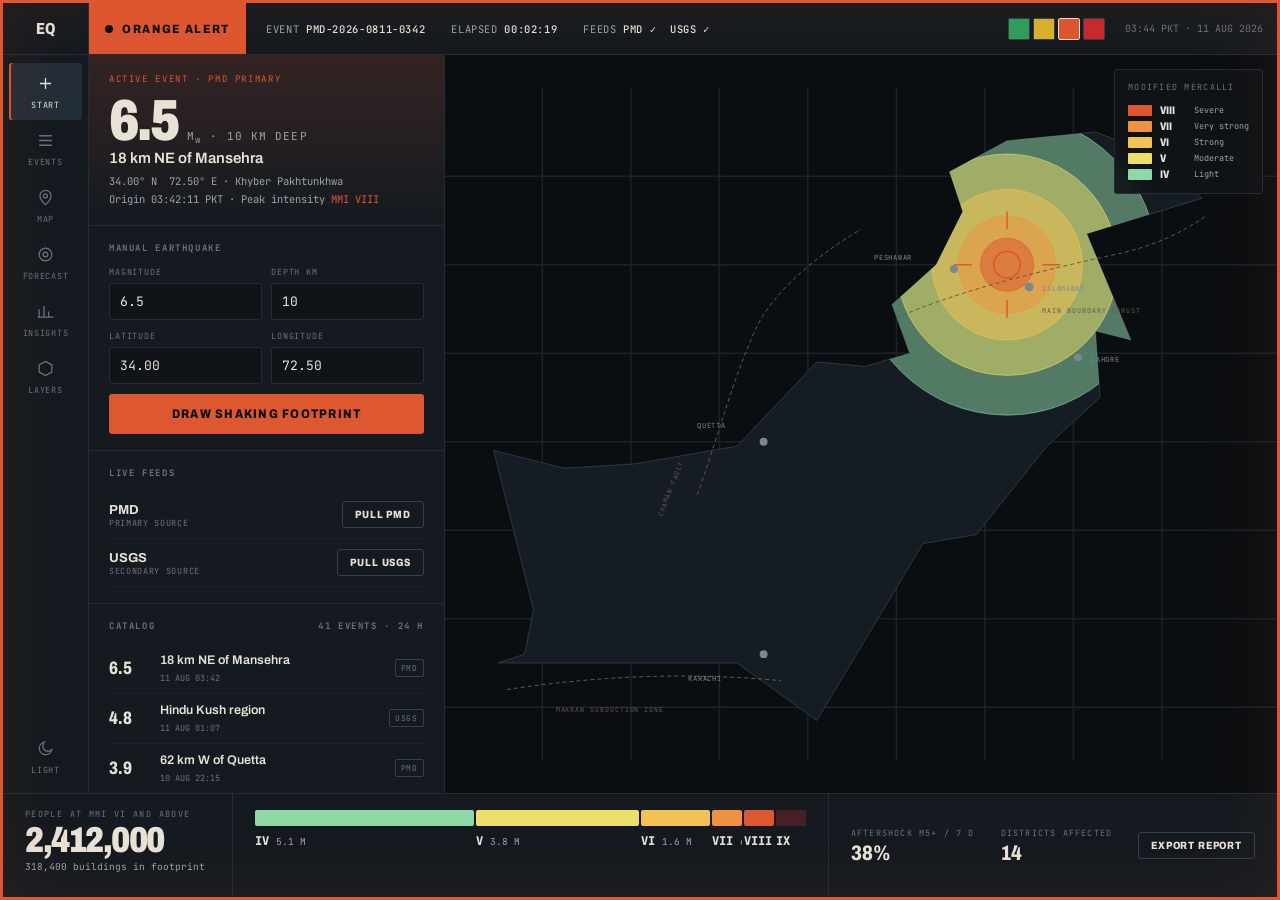
<file: web/prototypes/c-situation-room.html>
<!doctype html>
<html lang="en">
<head>
<meta charset="utf-8" />
<meta name="viewport" content="width=device-width,initial-scale=1" />
<title>Prototype C — Situation Room</title>
<link rel="preconnect" href="https://fonts.googleapis.com" />
<link rel="preconnect" href="https://fonts.gstatic.com" crossorigin />
<link href="https://fonts.googleapis.com/css2?family=Archivo:wdth,wght@62..125,400..900&family=JetBrains+Mono:wght@400;500;700&display=swap" rel="stylesheet" />
<style>
:root{
  --steel-900:#101418; --steel-850:#141A20; --steel-800:#19212A; --steel-700:#232D38; --steel-600:#33404E;
  --sand:#E8E2D6; --sand-dim:#9AA4AF; --sand-faint:#69737E;
  --mmi-4:#8FD8A8; --mmi-5:#EDE06A; --mmi-6:#F3C255; --mmi-7:#EE9143; --mmi-8:#DD5730; --mmi-9:#B02830;
  /* alert level drives the whole chrome */
  --alert:#DD5730; --alert-dim:rgba(221,87,48,.16); --alert-name:"Orange";
  --disp:"Archivo",system-ui,sans-serif;
  --mono:"JetBrains Mono",ui-monospace,monospace;
}
[data-alert=green] {--alert:#2E9E5B;--alert-dim:rgba(46,158,91,.14)}
[data-alert=yellow]{--alert:#D8B22C;--alert-dim:rgba(216,178,44,.14)}
[data-alert=orange]{--alert:#DD5730;--alert-dim:rgba(221,87,48,.16)}
[data-alert=red]   {--alert:#C42A2E;--alert-dim:rgba(196,42,46,.18)}
*{box-sizing:border-box}
html,body{margin:0;height:100%;background:var(--steel-900);color:var(--sand);font-family:var(--disp);
  -webkit-font-smoothing:antialiased}
button{font:inherit;color:inherit;cursor:pointer}
:focus-visible{outline:2px solid var(--alert);outline-offset:2px}

/* the alert frames the whole room */
.room{position:fixed;inset:0;border:3px solid var(--alert);display:grid;
  grid-template-rows:52px 1fr 104px;grid-template-columns:86px 356px 1fr;transition:border-color .4s}
.room::before{content:"";position:absolute;inset:0;pointer-events:none;z-index:40;
  box-shadow:inset 0 0 90px -20px var(--alert-dim);transition:box-shadow .4s}

/* ---------- status bar ---------- */
.bar{grid-column:1/-1;display:flex;align-items:center;gap:0;background:var(--steel-850);
  border-bottom:1px solid var(--steel-700);position:relative;z-index:30}
.brand{width:86px;text-align:center;font-variation-settings:"wdth" 78,"wght" 800;font-size:16px;
  letter-spacing:-.02em;border-right:1px solid var(--steel-700);line-height:52px}
.alert-chip{display:flex;align-items:center;gap:9px;background:var(--alert);color:#0D1114;
  padding:0 16px;height:100%;font-variation-settings:"wdth" 88,"wght" 800;font-size:12px;
  letter-spacing:.14em;text-transform:uppercase;transition:background .4s}
.alert-chip .dot{width:8px;height:8px;border-radius:50%;background:#0D1114;animation:pulse 2s infinite}
@keyframes pulse{0%,100%{opacity:1}50%{opacity:.25}}
.bar .live{display:flex;gap:26px;padding:0 20px;font-family:var(--mono);font-size:10.5px;
  letter-spacing:.06em;color:var(--sand-dim)}
.bar .live b{color:var(--sand);font-weight:500}
.bar .right{margin-left:auto;display:flex;align-items:center;gap:8px;padding-right:14px;
  font-family:var(--mono);font-size:10px;color:var(--sand-faint)}
.demo{display:flex;gap:3px;margin-right:12px}
.demo button{width:22px;height:22px;border:1px solid var(--steel-600);background:transparent;padding:0;border-radius:2px}
.demo button i{display:block;width:100%;height:100%}
.demo button[aria-pressed=true]{border-color:var(--sand)}

/* ---------- rail ---------- */
.rail{background:var(--steel-850);border-right:1px solid var(--steel-700);display:flex;flex-direction:column;padding:8px 6px}
.rail button{width:100%;background:none;border:0;padding:11px 2px 9px;display:grid;justify-items:center;gap:6px;
  color:var(--sand-faint);font-family:var(--mono);font-size:8.5px;letter-spacing:.08em;text-transform:uppercase;border-radius:3px}
.rail button svg{width:19px;height:19px;fill:none;stroke:currentColor;stroke-width:1.6}
.rail button:hover{color:var(--sand);background:var(--steel-800)}
.rail button[aria-current=true]{color:var(--sand);background:var(--steel-700);box-shadow:inset 2px 0 0 var(--alert)}
.rail .sp{flex:1}

/* ---------- console panel ---------- */
.console{background:var(--steel-850);border-right:1px solid var(--steel-700);overflow-y:auto}
.console-in{padding:0 0 26px}
.kicker{font-family:var(--mono);font-size:9px;letter-spacing:.18em;text-transform:uppercase;color:var(--alert)}
h1{font-variation-settings:"wdth" 84,"wght" 800;font-size:24px;line-height:1.05;letter-spacing:-.02em;margin:6px 0 0}

/* headline event block — the loudest thing in the room */
.headline{padding:18px 20px 16px;background:linear-gradient(180deg,var(--alert-dim),transparent);
  border-bottom:1px solid var(--steel-700);transition:background .4s}
.headline .mag{display:flex;align-items:baseline;gap:10px;margin:12px 0 4px}
.headline .mag b{font-variation-settings:"wdth" 76,"wght" 900;font-size:58px;line-height:.82;letter-spacing:-.045em}
.headline .mag span{font-family:var(--mono);font-size:11px;color:var(--sand-dim);letter-spacing:.1em}
.headline .place{font-size:15px;font-weight:600}
.headline .meta{font-family:var(--mono);font-size:10.5px;color:var(--sand-dim);margin-top:7px;line-height:1.7}
.headline .meta i{color:var(--alert);font-style:normal}

.grp{padding:16px 20px;border-bottom:1px solid var(--steel-700)}
.grp > h2{font-family:var(--mono);font-size:9px;letter-spacing:.18em;text-transform:uppercase;
  color:var(--sand-faint);margin:0 0 12px;display:flex;justify-content:space-between}
.pair{display:grid;grid-template-columns:1fr 1fr;gap:9px;margin-bottom:10px}
label{display:block;font-family:var(--mono);font-size:8.5px;letter-spacing:.1em;text-transform:uppercase;
  color:var(--sand-faint);margin-bottom:5px}
input{width:100%;background:var(--steel-900);border:1px solid var(--steel-700);border-radius:3px;
  padding:9px 10px;font-family:var(--mono);font-size:13px;color:var(--sand)}
input:focus{outline:none;border-color:var(--alert);background:#0C1013}
.btn{width:100%;background:var(--alert);color:#0D1114;border:0;border-radius:3px;padding:13px;
  font-variation-settings:"wdth" 86,"wght" 800;font-size:12.5px;letter-spacing:.1em;text-transform:uppercase;
  transition:filter .15s}
.btn:hover{filter:brightness(1.12)}
.btn.ghost{background:transparent;color:var(--sand);border:1px solid var(--steel-600);width:auto;
  padding:7px 12px;font-size:10.5px;letter-spacing:.08em}
.btn.ghost:hover{border-color:var(--sand);filter:none}
.feed{display:flex;justify-content:space-between;align-items:center;padding:9px 0;border-bottom:1px solid var(--steel-800)}
.feed b{font-size:13px}
.feed small{display:block;font-family:var(--mono);font-size:8.5px;letter-spacing:.08em;color:var(--sand-faint);text-transform:uppercase}
.row{display:grid;grid-template-columns:40px 1fr auto;gap:11px;align-items:center;padding:9px 0;
  border-bottom:1px solid var(--steel-800);cursor:pointer}
.row:hover{background:var(--steel-800);box-shadow:-20px 0 0 var(--steel-800),20px 0 0 var(--steel-800)}
.row .m{font-variation-settings:"wdth" 76,"wght" 800;font-size:18px;line-height:1}
.row b{font-size:12.5px;display:block;font-weight:600}
.row .t{font-family:var(--mono);font-size:8.5px;color:var(--sand-faint)}
.row .s{font-family:var(--mono);font-size:8px;letter-spacing:.1em;color:var(--sand-faint);
  border:1px solid var(--steel-600);padding:3px 5px;border-radius:2px}

/* ---------- map ---------- */
.view{position:relative;background:#0B0E11;overflow:hidden}
.view svg.map{position:absolute;inset:0;width:100%;height:100%}
.land{fill:#151C23;stroke:#2C3945;stroke-width:1;vector-effect:non-scaling-stroke}
.fault{fill:none;stroke:#6C5449;stroke-width:1;stroke-dasharray:4 3;vector-effect:non-scaling-stroke}
.faultlbl{font-family:var(--mono);font-size:1.5px;fill:#6C5449;letter-spacing:.14em}
.citylbl{font-family:var(--mono);font-size:1.6px;fill:#7B8794;letter-spacing:.1em}
.city{fill:#7B8794}
.mmi{opacity:.5}
.mmiline{fill:none;stroke-width:.7;vector-effect:non-scaling-stroke;opacity:.85}
.epi{fill:none;stroke:var(--alert);stroke-width:1.4;vector-effect:non-scaling-stroke}
.ring{fill:none;stroke:var(--alert);stroke-width:1;vector-effect:non-scaling-stroke;opacity:.5}
@keyframes ping{from{r:3;opacity:.9}to{r:24;opacity:0}}
.ping{fill:none;stroke:var(--alert);stroke-width:1.2;vector-effect:non-scaling-stroke;animation:ping 3s ease-out infinite}

.legend{position:absolute;top:14px;right:14px;background:rgba(16,20,24,.9);border:1px solid var(--steel-700);
  border-radius:3px;padding:11px 13px;backdrop-filter:blur(6px)}
.legend h3{margin:0 0 9px;font-family:var(--mono);font-size:8.5px;letter-spacing:.15em;
  text-transform:uppercase;color:var(--sand-faint);font-weight:400}
.legend div{display:grid;grid-template-columns:24px 26px auto;gap:8px;align-items:center;padding:2px 0}
.legend i{height:11px;border-radius:1px}
.legend u{text-decoration:none;font-variation-settings:"wdth" 78,"wght" 800;font-size:11px}
.legend span{font-family:var(--mono);font-size:8.5px;color:var(--sand-dim)}

/* ---------- SIGNATURE: exposure strip along the floor ---------- */
.strip{grid-column:1/-1;background:var(--steel-850);border-top:1px solid var(--steel-700);
  display:grid;grid-template-columns:auto 1fr auto;align-items:stretch}
.strip .lead{padding:14px 22px;border-right:1px solid var(--steel-700);min-width:230px}
.strip .lead .k{font-family:var(--mono);font-size:8.5px;letter-spacing:.16em;text-transform:uppercase;color:var(--sand-faint)}
.strip .lead b{display:block;font-variation-settings:"wdth" 78,"wght" 900;font-size:36px;line-height:1.05;letter-spacing:-.04em;margin-top:2px}
.strip .lead .k2{font-family:var(--mono);font-size:9.5px;color:var(--sand-dim)}
/* population ribbon: each segment's width is its share of the shaken population */
.bands{display:flex;align-items:stretch;gap:2px;padding:16px 22px 14px}
.band{display:flex;flex-direction:column;gap:7px;min-width:30px;cursor:pointer}
.band i{display:block;height:16px;border-radius:2px;transition:transform .15s}
.band:hover i{transform:scaleY(1.45)}
.band .lab{display:flex;align-items:baseline;gap:7px;overflow:hidden}
.band u{text-decoration:none;font-variation-settings:"wdth" 78,"wght" 800;font-size:12px;color:var(--sand)}
.band span{font-family:var(--mono);font-size:9.5px;color:var(--sand-dim);white-space:nowrap}
.strip .tail{padding:14px 22px;border-left:1px solid var(--steel-700);display:flex;gap:26px;align-items:center}
.strip .tail div .k{font-family:var(--mono);font-size:8.5px;letter-spacing:.14em;text-transform:uppercase;color:var(--sand-faint)}
.strip .tail div b{display:block;font-variation-settings:"wdth" 80,"wght" 800;font-size:21px;margin-top:3px}

@media (prefers-reduced-motion:reduce){*{animation:none!important;transition:none!important}}
@media (max-width:1100px){
  .room{grid-template-columns:70px 1fr;grid-template-rows:52px 1fr}
  .view,.strip{display:none}
}
</style>
</head>
<body data-alert="orange">
<div class="room">

  <!-- status bar -->
  <div class="bar">
    <div class="brand">EQ</div>
    <div class="alert-chip"><span class="dot"></span><span id="alertname">Orange alert</span></div>
    <div class="live">
      <span>EVENT <b>PMD-2026-0811-0342</b></span>
      <span>ELAPSED <b id="elapsed">00:02:19</b></span>
      <span>FEEDS <b>PMD ✓ &nbsp;USGS ✓</b></span>
    </div>
    <div class="right">
      <div class="demo" role="group" aria-label="Demo: alert level">
        <button aria-pressed="false" data-lv="green"  title="Green"><i style="background:#2E9E5B"></i></button>
        <button aria-pressed="false" data-lv="yellow" title="Yellow"><i style="background:#D8B22C"></i></button>
        <button aria-pressed="true"  data-lv="orange" title="Orange"><i style="background:#DD5730"></i></button>
        <button aria-pressed="false" data-lv="red"    title="Red"><i style="background:#C42A2E"></i></button>
      </div>
      03:44 PKT · 11 AUG 2026
    </div>
  </div>

  <!-- rail -->
  <nav class="rail" aria-label="Sections">
    <button aria-current="true"><svg viewBox="0 0 24 24"><path d="M12 5v14M5 12h14"/></svg>Start</button>
    <button><svg viewBox="0 0 24 24"><path d="M4 6h16M4 12h16M4 18h16"/></svg>Events</button>
    <button><svg viewBox="0 0 24 24"><path d="M12 21s7-6.3 7-11a7 7 0 1 0-14 0c0 4.7 7 11 7 11z"/><circle cx="12" cy="10" r="2.5"/></svg>Map</button>
    <button><svg viewBox="0 0 24 24"><circle cx="12" cy="12" r="8"/><circle cx="12" cy="12" r="3"/></svg>Forecast</button>
    <button><svg viewBox="0 0 24 24"><path d="M4 19V9M10 19V5M16 19v-7M22 19H2"/></svg>Insights</button>
    <button><svg viewBox="0 0 24 24"><path d="M12 3l8 4.5v9L12 21l-8-4.5v-9z"/></svg>Layers</button>
    <div class="sp"></div>
    <button><svg viewBox="0 0 24 24"><path d="M20 13.5A8 8 0 1 1 10.5 4a6.5 6.5 0 0 0 9.5 9.5z"/></svg>Light</button>
  </nav>

  <!-- console -->
  <div class="console">
   <div class="console-in">
    <div class="headline">
      <div class="kicker">Active event · PMD primary</div>
      <div class="mag"><b>6.5</b><span>M<sub>w</sub> · 10 KM DEEP</span></div>
      <div class="place">18 km NE of Mansehra</div>
      <div class="meta">
        34.00° N &nbsp;72.50° E · Khyber Pakhtunkhwa<br />
        Origin 03:42:11 PKT · Peak intensity <i>MMI VIII</i>
      </div>
    </div>

    <div class="grp">
      <h2>Manual earthquake</h2>
      <div class="pair">
        <div><label for="c1">Magnitude</label><input id="c1" type="number" value="6.5" step="0.1" /></div>
        <div><label for="c2">Depth km</label><input id="c2" type="number" value="10" /></div>
      </div>
      <div class="pair">
        <div><label for="c3">Latitude</label><input id="c3" type="number" value="34.00" step="0.01" /></div>
        <div><label for="c4">Longitude</label><input id="c4" type="number" value="72.50" step="0.01" /></div>
      </div>
      <button class="btn">Draw shaking footprint</button>
    </div>

    <div class="grp">
      <h2>Live feeds</h2>
      <div class="feed"><span><b>PMD</b><small>Primary source</small></span><button class="btn ghost">Pull PMD</button></div>
      <div class="feed"><span><b>USGS</b><small>Secondary source</small></span><button class="btn ghost">Pull USGS</button></div>
    </div>

    <div class="grp">
      <h2>Catalog <span>41 events · 24 h</span></h2>
      <div class="row"><span class="m">6.5</span><span><b>18 km NE of Mansehra</b><span class="t">11 AUG 03:42</span></span><span class="s">PMD</span></div>
      <div class="row"><span class="m">4.8</span><span><b>Hindu Kush region</b><span class="t">11 AUG 01:07</span></span><span class="s">USGS</span></div>
      <div class="row"><span class="m">3.9</span><span><b>62 km W of Quetta</b><span class="t">10 AUG 22:15</span></span><span class="s">PMD</span></div>
      <div class="row"><span class="m">3.2</span><span><b>Makran coast</b><span class="t">10 AUG 19:48</span></span><span class="s">USGS</span></div>
    </div>
   </div>
  </div>

  <!-- map -->
  <div class="view">
    <svg class="map" viewBox="598 102 188 148" preserveAspectRatio="xMidYMid meet" aria-label="Map of Pakistan">
      <g stroke="#1A222B" stroke-width=".35" vector-effect="non-scaling-stroke">
        <path d="M620,100v152M640,100v152M660,100v152M680,100v152M700,100v152M720,100v152M740,100v152M760,100v152"/>
        <path d="M598,120h190M598,140h190M598,160h190M598,180h190M598,200h190M598,220h190M598,240h190"/>
      </g>
      <defs><clipPath id="pk3"><polygon points="610,230 664,230 682,243 706,203 718,201 734,181 746,170 745,155 753,157 743,133 769,125 760,116 745,110 725,112 712,119 715,128 709,140 699,149 703,160 693,163 682,162 664,181 641,185 625,186 609,182 618,218 616,228"/></clipPath></defs>
      <polygon class="land" points="610,230 664,230 682,243 706,203 718,201 734,181 746,170 745,155 753,157 743,133 769,125 760,116 745,110 725,112 712,119 715,128 709,140 699,149 703,160 693,163 682,162 664,181 641,185 625,186 609,182 618,218 616,228"/>
      <g clip-path="url(#pk3)">
        <circle class="mmi" cx="725" cy="140" r="34" fill="var(--mmi-4)"/>
        <circle class="mmi" cx="725" cy="140" r="25" fill="var(--mmi-5)"/>
        <circle class="mmi" cx="725" cy="140" r="17" fill="var(--mmi-6)"/>
        <circle class="mmi" cx="725" cy="140" r="11" fill="var(--mmi-7)"/>
        <circle class="mmi" cx="725" cy="140" r="6"  fill="var(--mmi-8)"/>
        <circle class="mmiline" cx="725" cy="140" r="34" stroke="var(--mmi-4)"/>
        <circle class="mmiline" cx="725" cy="140" r="25" stroke="var(--mmi-5)"/>
        <circle class="mmiline" cx="725" cy="140" r="17" stroke="var(--mmi-6)"/>
        <circle class="mmiline" cx="725" cy="140" r="11" stroke="var(--mmi-7)"/>
        <circle class="mmiline" cx="725" cy="140" r="6"  stroke="var(--mmi-8)"/>
      </g>
      <path class="fault" d="M655,192 C660,178 663,166 668,155 C672,146 682,138 692,132"/>
      <text class="faultlbl" x="647" y="197" transform="rotate(-68 647 197)">CHAMAN FAULT</text>
      <path class="fault" d="M700,152 C714,146 730,142 748,138 C758,136 764,133 770,129"/>
      <text class="faultlbl" x="733" y="151">MAIN BOUNDARY THRUST</text>
      <path class="fault" d="M612,236 C632,233 652,232 674,234"/>
      <text class="faultlbl" x="623" y="241">MAKRAN SUBDUCTION ZONE</text>
      <circle class="city" cx="730" cy="145" r="1"/><text class="citylbl" x="733" y="146">ISLAMABAD</text>
      <circle class="city" cx="741" cy="161" r=".9"/><text class="citylbl" x="744" y="162">LAHORE</text>
      <circle class="city" cx="670" cy="228" r=".9"/><text class="citylbl" x="653" y="234">KARACHI</text>
      <circle class="city" cx="670" cy="180" r=".9"/><text class="citylbl" x="655" y="177">QUETTA</text>
      <circle class="city" cx="713" cy="141" r=".9"/><text class="citylbl" x="695" y="139">PESHAWAR</text>
      <circle class="ping" cx="725" cy="140" r="3"/>
      <circle class="epi" cx="725" cy="140" r="3"/>
      <path class="epi" d="M725,132v-4M725,148v4M717,140h-4M733,140h4"/>
    </svg>

    <div class="legend">
      <h3>Modified Mercalli</h3>
      <div><i style="background:var(--mmi-8)"></i><u>VIII</u><span>Severe</span></div>
      <div><i style="background:var(--mmi-7)"></i><u>VII</u><span>Very strong</span></div>
      <div><i style="background:var(--mmi-6)"></i><u>VI</u><span>Strong</span></div>
      <div><i style="background:var(--mmi-5)"></i><u>V</u><span>Moderate</span></div>
      <div><i style="background:var(--mmi-4)"></i><u>IV</u><span>Light</span></div>
    </div>
  </div>

  <!-- SIGNATURE: exposure strip — who is shaken, at what intensity, always on screen -->
  <div class="strip">
    <div class="lead">
      <div class="k">People at MMI VI and above</div>
      <b>2,412,000</b>
      <div class="k2">318,400 buildings in footprint</div>
    </div>
    <div class="bands" role="group" aria-label="People shaken by intensity band">
      <div class="band" style="flex:5.1"><i style="background:var(--mmi-4)"></i><span class="lab"><u>IV</u><span>5.1 M</span></span></div>
      <div class="band" style="flex:3.8"><i style="background:var(--mmi-5)"></i><span class="lab"><u>V</u><span>3.8 M</span></span></div>
      <div class="band" style="flex:1.6"><i style="background:var(--mmi-6)"></i><span class="lab"><u>VI</u><span>1.6 M</span></span></div>
      <div class="band" style="flex:.64"><i style="background:var(--mmi-7)"></i><span class="lab"><u>VII</u><span>640 K</span></span></div>
      <div class="band" style="flex:.28" title="MMI VIII — 172,000 people"><i style="background:var(--mmi-8)"></i><span class="lab"><u>VIII</u></span></div>
      <div class="band" style="flex:.12" title="MMI IX — nobody"><i style="background:var(--mmi-9);opacity:.35"></i><span class="lab"><u>IX</u></span></div>
    </div>
    <div class="tail">
      <div><div class="k">Aftershock M5+ / 7 d</div><b>38%</b></div>
      <div><div class="k">Districts affected</div><b>14</b></div>
      <button class="btn ghost">Export report</button>
    </div>
  </div>
</div>

<script>
/* Demo control: watch the whole room take the PAGER alert colour. */
const names={green:'Green alert',yellow:'Yellow alert',orange:'Orange alert',red:'Red alert'};
document.querySelectorAll('.demo button').forEach(b=>b.addEventListener('click',()=>{
  document.querySelectorAll('.demo button').forEach(x=>x.setAttribute('aria-pressed','false'));
  b.setAttribute('aria-pressed','true');
  document.body.dataset.alert=b.dataset.lv;
  document.getElementById('alertname').textContent=names[b.dataset.lv];
}));
/* elapsed-since-origin clock */
let s=139;setInterval(()=>{s++;const p=n=>String(n).padStart(2,'0');
  document.getElementById('elapsed').textContent=`${p(Math.floor(s/3600))}:${p(Math.floor(s/60)%60)}:${p(s%60)}`;},1000);
</script>
</body>
</html>
</file>
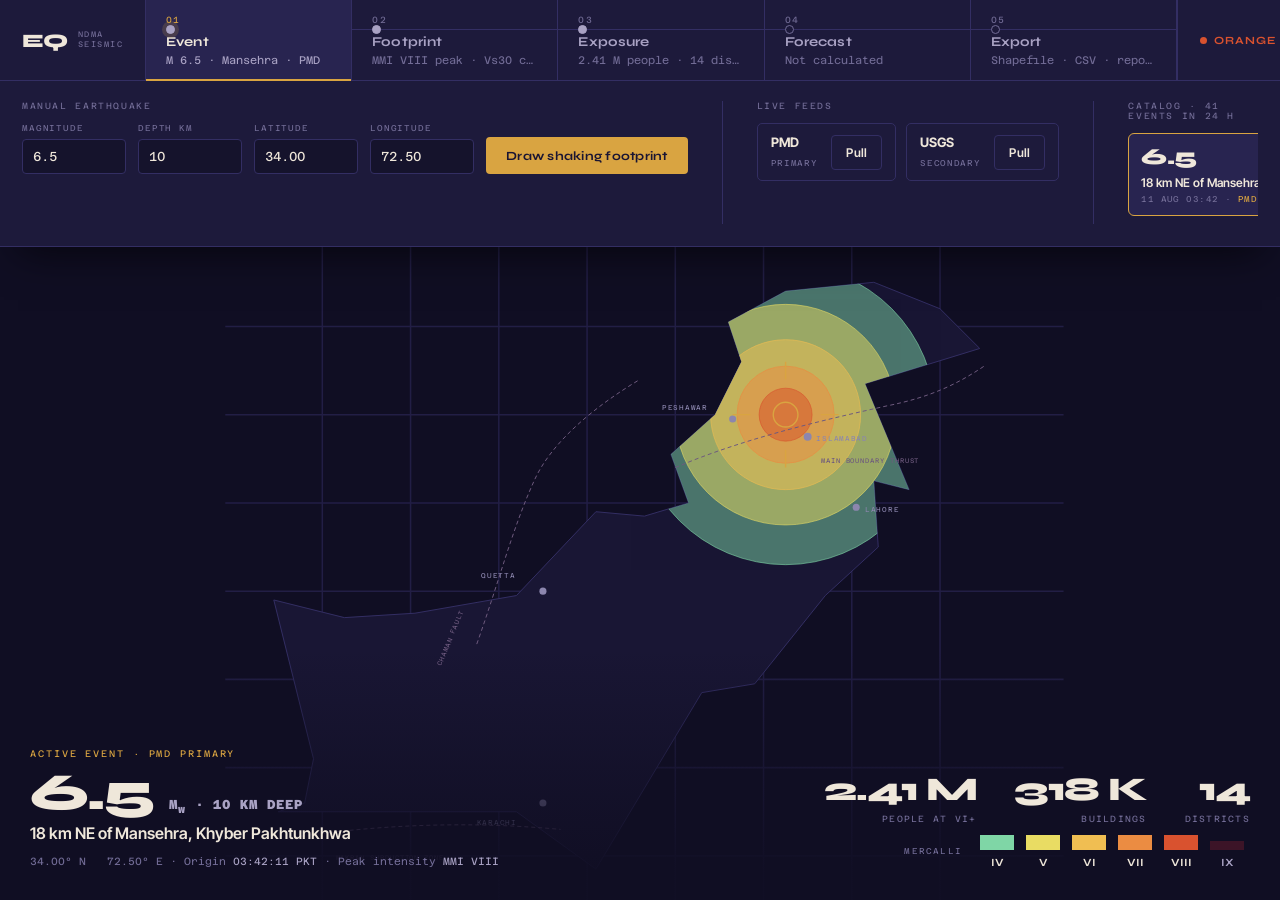
<file: web/prototypes/d-traverse.html>
<!doctype html>
<html lang="en">
<head>
<meta charset="utf-8" />
<meta name="viewport" content="width=device-width,initial-scale=1" />
<title>Prototype D — Traverse</title>
<link rel="preconnect" href="https://fonts.googleapis.com" />
<link rel="preconnect" href="https://fonts.gstatic.com" crossorigin />
<link href="https://fonts.googleapis.com/css2?family=Syne:wght@600;700;800&family=Inter+Tight:wght@400;500;600;700&family=Azeret+Mono:wght@400;500;700&display=swap" rel="stylesheet" />
<style>
:root{
  --night:#15132C;          /* indigo basalt */
  --night-2:#1D1A3B;
  --night-3:#282450;
  --line:#332E63;
  --sand:#EFE7DA;
  --sand-2:#A9A2C4;
  --sand-3:#726C96;
  --gold:#D9A441;           /* the only non-hazard chroma */
  --mmi-3:#A9D8E8; --mmi-4:#7FD6A6; --mmi-5:#E9DC63; --mmi-6:#F0BE52;
  --mmi-7:#EB8C42; --mmi-8:#D9522F; --mmi-9:#AB2434;
  --disp:"Syne",system-ui,sans-serif;
  --body:"Inter Tight",system-ui,sans-serif;
  --data:"Azeret Mono",ui-monospace,monospace;
}
*{box-sizing:border-box}
html,body{margin:0;height:100%;background:var(--night);color:var(--sand);font-family:var(--body);
  -webkit-font-smoothing:antialiased}
button{font:inherit;color:inherit;cursor:pointer;background:none;border:0}
:focus-visible{outline:2px solid var(--gold);outline-offset:2px}

.app{position:fixed;inset:0;display:flex;flex-direction:column}

/* ============ SIGNATURE: the traverse bar ============
   Five stages of the actual workflow, left to right, each carrying its own
   live value — so one horizontal line reads as the whole situation.        */
.traverse{display:flex;align-items:stretch;background:var(--night-2);
  border-bottom:1px solid var(--line);position:relative;z-index:20;flex:none}
.mark{display:flex;align-items:center;gap:10px;padding:0 22px;border-right:1px solid var(--line)}
.mark b{font-family:var(--disp);font-weight:800;font-size:19px;letter-spacing:-.03em;line-height:1}
.mark span{font-family:var(--data);font-size:8px;letter-spacing:.18em;color:var(--sand-3);line-height:1.3}

.stages{display:flex;flex:1;position:relative}
.stages::before{content:"";position:absolute;left:0;right:0;top:29px;height:1px;background:var(--line)}
.stage{flex:1;position:relative;padding:15px 20px 13px;text-align:left;min-width:0;
  border-right:1px solid var(--line);transition:background .18s}
.stage:hover{background:var(--night-3)}
.stage .no{font-family:var(--data);font-size:9px;letter-spacing:.16em;color:var(--sand-3);display:block}
.stage .nm{font-family:var(--disp);font-weight:700;font-size:13.5px;letter-spacing:.01em;
  display:block;margin:9px 0 4px;color:var(--sand-2);white-space:nowrap;overflow:hidden;text-overflow:ellipsis}
.stage .val{font-family:var(--data);font-size:11px;color:var(--sand-3);white-space:nowrap;
  overflow:hidden;text-overflow:ellipsis;display:block}
/* the node sitting on the connecting rule */
.stage .node{position:absolute;left:20px;top:25px;width:9px;height:9px;border-radius:50%;
  background:var(--night-2);border:1.5px solid var(--sand-3);transition:.18s}
.stage[aria-expanded=true]{background:var(--night-3)}
.stage[aria-expanded=true] .no{color:var(--gold)}
.stage[aria-expanded=true] .nm{color:var(--sand)}
.stage[aria-expanded=true] .val{color:var(--sand-2)}
.stage[aria-expanded=true] .node{background:var(--gold);border-color:var(--gold);
  box-shadow:0 0 0 4px rgba(217,164,65,.18)}
.stage.done .node{background:var(--sand-2);border-color:var(--sand-2)}
.stage[aria-expanded=true]::after{content:"";position:absolute;left:0;right:0;bottom:-1px;height:2px;background:var(--gold)}

.clock{display:flex;align-items:center;gap:20px;padding:0 22px;border-left:1px solid var(--line);
  font-family:var(--data);font-size:10px;color:var(--sand-3);white-space:nowrap}
.clock b{color:var(--sand);font-weight:500}
.clock .alert{display:inline-flex;align-items:center;gap:7px;color:var(--mmi-8);
  font-family:var(--disp);font-weight:700;font-size:11px;letter-spacing:.1em;text-transform:uppercase}
.clock .alert i{width:7px;height:7px;border-radius:50%;background:var(--mmi-8);animation:blip 2.4s infinite}
@keyframes blip{0%,100%{opacity:1}50%{opacity:.2}}

/* ============ drawer: opens down over the map, never permanent ============ */
.drawer{background:var(--night-2);border-bottom:1px solid var(--line);flex:none;
  box-shadow:0 22px 40px -18px rgba(0,0,0,.65);position:relative;z-index:15}
.drawer[hidden]{display:none}
.drawer-in{padding:20px 22px 22px;display:flex;gap:34px;align-items:flex-start}
.dgroup{flex:none}
.dgroup > h2{font-family:var(--data);font-size:9px;letter-spacing:.18em;text-transform:uppercase;
  color:var(--sand-3);margin:0 0 12px;font-weight:400}
.fields{display:flex;gap:12px}
label{display:block;font-family:var(--data);font-size:8.5px;letter-spacing:.1em;text-transform:uppercase;
  color:var(--sand-3);margin-bottom:6px}
input{width:104px;background:var(--night);border:1px solid var(--line);border-radius:4px;padding:9px 10px;
  font-family:var(--data);font-size:13px;color:var(--sand)}
input:focus{outline:none;border-color:var(--gold)}
.btn{background:var(--gold);color:#1A1533;border-radius:4px;padding:11px 20px;
  font-family:var(--disp);font-weight:700;font-size:12.5px;letter-spacing:.02em;transition:filter .15s}
.btn:hover{filter:brightness(1.09)}
.btn.ghost{background:none;color:var(--sand);border:1px solid var(--line);font-family:var(--body);
  font-weight:600;font-size:12px;padding:9px 14px}
.btn.ghost:hover{border-color:var(--sand-2);filter:none}
.feeds{display:flex;gap:10px}
.feed{border:1px solid var(--line);border-radius:5px;padding:10px 13px;display:flex;
  align-items:center;gap:14px}
.feed b{font-size:13px;display:block}
.feed small{font-family:var(--data);font-size:8.5px;letter-spacing:.08em;color:var(--sand-3);text-transform:uppercase}
.sep{width:1px;align-self:stretch;background:var(--line)}
.push{margin-left:auto;align-self:flex-end}

/* catalog as a horizontal filmstrip — the layout the top bar makes possible */
.strip-wrap{flex:1;min-width:0}
.filmstrip{display:flex;gap:9px;overflow-x:auto;padding-bottom:8px;scrollbar-width:thin;
  scrollbar-color:var(--line) transparent}
.filmstrip::-webkit-scrollbar{height:5px}
.filmstrip::-webkit-scrollbar-thumb{background:var(--line);border-radius:3px}
.ev{flex:none;width:158px;text-align:left;border:1px solid var(--line);border-radius:6px;
  padding:11px 12px;transition:.15s;background:var(--night)}
.ev:hover{border-color:var(--sand-3);transform:translateY(-2px)}
.ev[aria-current=true]{border-color:var(--gold);background:var(--night-3)}
.ev .m{font-family:var(--disp);font-weight:800;font-size:23px;line-height:1;letter-spacing:-.03em;display:block}
.ev .p{display:block;font-size:12px;font-weight:600;margin:7px 0 4px;white-space:nowrap;overflow:hidden;text-overflow:ellipsis}
.ev .t{display:block;font-family:var(--data);font-size:8.5px;color:var(--sand-3);letter-spacing:.05em}
.ev .t i{font-style:normal;color:var(--gold)}

/* ============ full-bleed map ============ */
.field{flex:1;position:relative;overflow:hidden;background:#100E23}
.field svg.map{position:absolute;inset:0;width:100%;height:100%}
.land{fill:#191634;stroke:#332E63;stroke-width:1;vector-effect:non-scaling-stroke}
.grat{stroke:#221E45;stroke-width:.35;vector-effect:non-scaling-stroke}
.fault{fill:none;stroke:#6E5A7E;stroke-width:1;stroke-dasharray:4 3;vector-effect:non-scaling-stroke}
.faultlbl{font-family:var(--data);font-size:1.5px;fill:#6E5A7E;letter-spacing:.14em}
.citylbl{font-family:var(--data);font-size:1.6px;fill:#8C86AE;letter-spacing:.1em}
.city{fill:#8C86AE}
.mmi{opacity:.5}
.mmiline{fill:none;stroke-width:.7;vector-effect:non-scaling-stroke;opacity:.85}
.epi{fill:none;stroke:var(--gold);stroke-width:1.4;vector-effect:non-scaling-stroke}

/* chromeless readout — type on a scrim, no card */
.scrim{position:absolute;inset:auto 0 0 0;height:250px;pointer-events:none;
  background:linear-gradient(0deg,rgba(16,14,35,.94) 12%,rgba(16,14,35,.55) 52%,transparent)}
.readout{position:absolute;left:30px;bottom:30px;max-width:64ch}
.readout .k{font-family:var(--data);font-size:9.5px;letter-spacing:.2em;text-transform:uppercase;color:var(--gold)}
.readout h1{font-family:var(--disp);font-weight:800;font-size:52px;line-height:.95;letter-spacing:-.035em;
  margin:9px 0 0;display:flex;align-items:baseline;gap:14px}
.readout h1 em{font-family:var(--data);font-style:normal;font-size:13px;letter-spacing:.08em;color:var(--sand-2)}
.readout .sub{font-size:16px;font-weight:600;margin-top:5px}
.readout .meta{font-family:var(--data);font-size:10.5px;color:var(--sand-3);margin-top:9px;line-height:1.75}
.readout .meta b{color:var(--sand-2);font-weight:400}

/* exposure figures, still chromeless, aligned to the same baseline grid */
.figures{position:absolute;right:30px;bottom:74px;display:flex;gap:38px;text-align:right}
.figures div b{display:block;font-family:var(--disp);font-weight:800;font-size:33px;line-height:1;letter-spacing:-.035em}
.figures div span{font-family:var(--data);font-size:9px;letter-spacing:.14em;text-transform:uppercase;color:var(--sand-3)}

/* horizontal MMI ramp along the bottom edge */
.ramp{position:absolute;right:30px;bottom:30px;display:flex;align-items:flex-end;gap:0}
.ramp button{width:46px;text-align:center;transition:.15s}
.ramp button i{display:block;height:9px;transition:height .15s}
.ramp button:hover i,.ramp button[aria-pressed=true] i{height:15px}
.ramp button[aria-pressed=false] i{opacity:.28}
.ramp button u{text-decoration:none;display:block;font-family:var(--disp);font-weight:700;font-size:11px;
  margin-top:6px;color:var(--sand-2)}
.ramp button[aria-pressed=true] u{color:var(--sand)}
.ramp .cap{font-family:var(--data);font-size:8.5px;letter-spacing:.14em;text-transform:uppercase;
  color:var(--sand-3);align-self:center;margin-right:12px;padding-bottom:2px}

@media (prefers-reduced-motion:reduce){*{animation:none!important;transition:none!important}}
@media (max-width:1200px){
  .stage .val{display:none}
  .figures{display:none}
}
@media (max-width:820px){
  .stages{overflow-x:auto}.stage{min-width:130px}
  .drawer-in{flex-wrap:wrap;gap:20px}
  .readout h1{font-size:38px}
  .ramp{display:none}
}
</style>
</head>
<body>
<div class="app">

  <!-- ============ the traverse bar ============ -->
  <div class="traverse">
    <div class="mark"><b>EQ</b><span>NDMA<br />SEISMIC</span></div>

    <div class="stages" role="tablist">
      <button class="stage done" data-panel="p1" aria-expanded="true" role="tab">
        <span class="node"></span>
        <span class="no">01</span><span class="nm">Event</span>
        <span class="val">M 6.5 · Mansehra · PMD</span>
      </button>
      <button class="stage done" data-panel="p2" aria-expanded="false" role="tab">
        <span class="node"></span>
        <span class="no">02</span><span class="nm">Footprint</span>
        <span class="val">MMI VIII peak · Vs30 corrected</span>
      </button>
      <button class="stage done" data-panel="p3" aria-expanded="false" role="tab">
        <span class="node"></span>
        <span class="no">03</span><span class="nm">Exposure</span>
        <span class="val">2.41 M people · 14 districts</span>
      </button>
      <button class="stage" data-panel="p4" aria-expanded="false" role="tab">
        <span class="node"></span>
        <span class="no">04</span><span class="nm">Forecast</span>
        <span class="val">Not calculated</span>
      </button>
      <button class="stage" data-panel="p5" aria-expanded="false" role="tab">
        <span class="node"></span>
        <span class="no">05</span><span class="nm">Export</span>
        <span class="val">Shapefile · CSV · report</span>
      </button>
    </div>

    <div class="clock">
      <span class="alert"><i></i>Orange</span>
      <span>ELAPSED <b id="el">00:02:19</b></span>
      <span>03:44 PKT · 11 AUG 2026</span>
    </div>
  </div>

  <!-- ============ drawers ============ -->
  <div class="drawer" id="p1">
    <div class="drawer-in">
      <div class="dgroup">
        <h2>Manual earthquake</h2>
        <div class="fields">
          <div><label for="d1">Magnitude</label><input id="d1" type="number" value="6.5" step="0.1" /></div>
          <div><label for="d2">Depth km</label><input id="d2" type="number" value="10" /></div>
          <div><label for="d3">Latitude</label><input id="d3" type="number" value="34.00" step="0.01" /></div>
          <div><label for="d4">Longitude</label><input id="d4" type="number" value="72.50" step="0.01" /></div>
          <div style="align-self:flex-end"><button class="btn">Draw shaking footprint</button></div>
        </div>
      </div>
      <div class="sep"></div>
      <div class="dgroup">
        <h2>Live feeds</h2>
        <div class="feeds">
          <div class="feed"><span><b>PMD</b><small>Primary</small></span><button class="btn ghost">Pull</button></div>
          <div class="feed"><span><b>USGS</b><small>Secondary</small></span><button class="btn ghost">Pull</button></div>
        </div>
      </div>
      <div class="sep"></div>
      <div class="dgroup strip-wrap">
        <h2>Catalog · 41 events in 24 h</h2>
        <div class="filmstrip">
          <button class="ev" aria-current="true"><span class="m">6.5</span><span class="p">18 km NE of Mansehra</span><span class="t">11 AUG 03:42 · <i>PMD</i></span></button>
          <button class="ev"><span class="m">4.8</span><span class="p">Hindu Kush region</span><span class="t">11 AUG 01:07 · USGS</span></button>
          <button class="ev"><span class="m">3.9</span><span class="p">62 km W of Quetta</span><span class="t">10 AUG 22:15 · <i>PMD</i></span></button>
          <button class="ev"><span class="m">3.2</span><span class="p">Makran coast</span><span class="t">10 AUG 19:48 · USGS</span></button>
          <button class="ev"><span class="m">3.0</span><span class="p">Gilgit-Baltistan</span><span class="t">10 AUG 16:02 · USGS</span></button>
          <button class="ev"><span class="m">2.8</span><span class="p">28 km S of Chitral</span><span class="t">10 AUG 14:20 · <i>PMD</i></span></button>
        </div>
      </div>
    </div>
  </div>

  <div class="drawer" id="p2" hidden>
    <div class="drawer-in">
      <div class="dgroup">
        <h2>Intensity bands drawn</h2>
        <div class="fields">
          <div><label>Peak intensity</label><input value="MMI VIII" readonly /></div>
          <div><label>Bands</label><input value="IV – VIII" readonly /></div>
          <div><label>Site model</label><input value="Vs30 1 km" readonly /></div>
          <div style="align-self:flex-end"><button class="btn ghost">Save to catalog</button></div>
        </div>
      </div>
      <div class="sep"></div>
      <div class="dgroup">
        <h2>Overlays</h2>
        <div class="feeds">
          <div class="feed"><b>Faults</b><button class="btn ghost">On</button></div>
          <div class="feed"><b>Buildings</b><button class="btn ghost">Off</button></div>
          <div class="feed"><b>Districts</b><button class="btn ghost">On</button></div>
        </div>
      </div>
    </div>
  </div>

  <div class="drawer" id="p3" hidden>
    <div class="drawer-in">
      <div class="dgroup">
        <h2>People shaken, by intensity band</h2>
        <div class="fields">
          <div><label>MMI IV</label><input value="5.10 M" readonly /></div>
          <div><label>MMI V</label><input value="3.80 M" readonly /></div>
          <div><label>MMI VI</label><input value="1.60 M" readonly /></div>
          <div><label>MMI VII</label><input value="640 K" readonly /></div>
          <div><label>MMI VIII</label><input value="172 K" readonly /></div>
        </div>
      </div>
      <div class="sep"></div>
      <div class="dgroup">
        <h2>Buildings</h2>
        <div class="fields">
          <div><label>In footprint</label><input value="318,400" readonly /></div>
          <div><label>At VII+</label><input value="41,900" readonly /></div>
        </div>
      </div>
    </div>
  </div>

  <div class="drawer" id="p4" hidden>
    <div class="drawer-in">
      <div class="dgroup">
        <h2>Aftershock probability</h2>
        <div class="fields">
          <div><label for="d5">Mainshock</label><input id="d5" value="M 6.5" readonly /></div>
          <div><label for="d6">Window days</label><input id="d6" type="number" value="7" /></div>
          <div><label for="d7">Threshold</label><input id="d7" type="number" value="5.0" step="0.1" /></div>
          <div style="align-self:flex-end"><button class="btn">Calculate probability</button></div>
        </div>
      </div>
    </div>
  </div>

  <div class="drawer" id="p5" hidden>
    <div class="drawer-in">
      <div class="dgroup">
        <h2>Export this event</h2>
        <div class="feeds">
          <div class="feed"><span><b>Shapefile</b><small>MMI bands</small></span><button class="btn ghost">Download</button></div>
          <div class="feed"><span><b>CSV</b><small>Exposure table</small></span><button class="btn ghost">Download</button></div>
          <div class="feed"><span><b>Situation report</b><small>PDF</small></span><button class="btn ghost">Generate</button></div>
        </div>
      </div>
    </div>
  </div>

  <!-- ============ full-bleed map ============ -->
  <div class="field">
    <svg class="map" viewBox="598 102 188 148" preserveAspectRatio="xMidYMid meet" aria-label="Map of Pakistan">
      <defs><clipPath id="pk4"><polygon points="610,230 664,230 682,243 706,203 718,201 734,181 746,170 745,155 753,157 743,133 769,125 760,116 745,110 725,112 712,119 715,128 709,140 699,149 703,160 693,163 682,162 664,181 641,185 625,186 609,182 618,218 616,228"/></clipPath></defs>
      <g class="grat">
        <path d="M620,100v152M640,100v152M660,100v152M680,100v152M700,100v152M720,100v152M740,100v152M760,100v152"/>
        <path d="M598,120h190M598,140h190M598,160h190M598,180h190M598,200h190M598,220h190M598,240h190"/>
      </g>
      <polygon class="land" points="610,230 664,230 682,243 706,203 718,201 734,181 746,170 745,155 753,157 743,133 769,125 760,116 745,110 725,112 712,119 715,128 709,140 699,149 703,160 693,163 682,162 664,181 641,185 625,186 609,182 618,218 616,228"/>
      <g clip-path="url(#pk4)">
        <circle class="mmi" cx="725" cy="140" r="34" fill="var(--mmi-4)"/>
        <circle class="mmi" cx="725" cy="140" r="25" fill="var(--mmi-5)"/>
        <circle class="mmi" cx="725" cy="140" r="17" fill="var(--mmi-6)"/>
        <circle class="mmi" cx="725" cy="140" r="11" fill="var(--mmi-7)"/>
        <circle class="mmi" cx="725" cy="140" r="6"  fill="var(--mmi-8)"/>
        <circle class="mmiline" cx="725" cy="140" r="34" stroke="var(--mmi-4)"/>
        <circle class="mmiline" cx="725" cy="140" r="25" stroke="var(--mmi-5)"/>
        <circle class="mmiline" cx="725" cy="140" r="17" stroke="var(--mmi-6)"/>
        <circle class="mmiline" cx="725" cy="140" r="11" stroke="var(--mmi-7)"/>
        <circle class="mmiline" cx="725" cy="140" r="6"  stroke="var(--mmi-8)"/>
      </g>
      <path class="fault" d="M655,192 C660,178 663,166 668,155 C672,146 682,138 692,132"/>
      <text class="faultlbl" x="647" y="197" transform="rotate(-68 647 197)">CHAMAN FAULT</text>
      <path class="fault" d="M700,152 C714,146 730,142 748,138 C758,136 764,133 770,129"/>
      <text class="faultlbl" x="733" y="151">MAIN BOUNDARY THRUST</text>
      <path class="fault" d="M612,236 C632,233 652,232 674,234"/>
      <text class="faultlbl" x="623" y="241">MAKRAN SUBDUCTION ZONE</text>
      <circle class="city" cx="730" cy="145" r=".9"/><text class="citylbl" x="732" y="146">ISLAMABAD</text>
      <circle class="city" cx="741" cy="161" r=".8"/><text class="citylbl" x="743" y="162">LAHORE</text>
      <circle class="city" cx="670" cy="228" r=".8"/><text class="citylbl" x="655" y="233">KARACHI</text>
      <circle class="city" cx="670" cy="180" r=".8"/><text class="citylbl" x="656" y="177">QUETTA</text>
      <circle class="city" cx="713" cy="141" r=".8"/><text class="citylbl" x="697" y="139">PESHAWAR</text>
      <circle class="epi" cx="725" cy="140" r="2.8"/>
      <path class="epi" d="M725,132v-4M725,148v4M717,140h-4M733,140h4"/>
    </svg>

    <div class="scrim"></div>

    <div class="readout">
      <div class="k">Active event · PMD primary</div>
      <h1>6.5<em>M<sub>w</sub> · 10 KM DEEP</em></h1>
      <div class="sub">18 km NE of Mansehra, Khyber Pakhtunkhwa</div>
      <div class="meta">34.00° N &nbsp; 72.50° E · Origin <b>03:42:11 PKT</b> · Peak intensity <b>MMI VIII</b></div>
    </div>

    <div class="figures">
      <div><b>2.41 M</b><span>People at VI+</span></div>
      <div><b>318 K</b><span>Buildings</span></div>
      <div><b>14</b><span>Districts</span></div>
    </div>

    <div class="ramp" role="group" aria-label="Intensity bands shown">
      <span class="cap">Mercalli</span>
      <button aria-pressed="true"><i style="background:var(--mmi-4)"></i><u>IV</u></button>
      <button aria-pressed="true"><i style="background:var(--mmi-5)"></i><u>V</u></button>
      <button aria-pressed="true"><i style="background:var(--mmi-6)"></i><u>VI</u></button>
      <button aria-pressed="true"><i style="background:var(--mmi-7)"></i><u>VII</u></button>
      <button aria-pressed="true"><i style="background:var(--mmi-8)"></i><u>VIII</u></button>
      <button aria-pressed="false"><i style="background:var(--mmi-9)"></i><u>IX</u></button>
    </div>
  </div>
</div>

<script>
/* Stages open one drawer at a time; clicking the open stage collapses it,
   handing the whole screen back to the map. */
const stages = [...document.querySelectorAll('.stage')];
stages.forEach(s => s.addEventListener('click', () => {
  const open = s.getAttribute('aria-expanded') === 'true';
  stages.forEach(x => {
    x.setAttribute('aria-expanded','false');
    document.getElementById(x.dataset.panel).hidden = true;
  });
  if (!open){
    s.setAttribute('aria-expanded','true');
    document.getElementById(s.dataset.panel).hidden = false;
  }
}));
document.querySelectorAll('.ramp button').forEach(b => b.addEventListener('click', () => {
  b.setAttribute('aria-pressed', b.getAttribute('aria-pressed')==='true'?'false':'true');
}));
let s=139; setInterval(()=>{s++;const p=n=>String(n).padStart(2,'0');
  document.getElementById('el').textContent=`${p(Math.floor(s/3600))}:${p(Math.floor(s/60)%60)}:${p(s%60)}`;},1000);
</script>
</body>
</html>
</file>
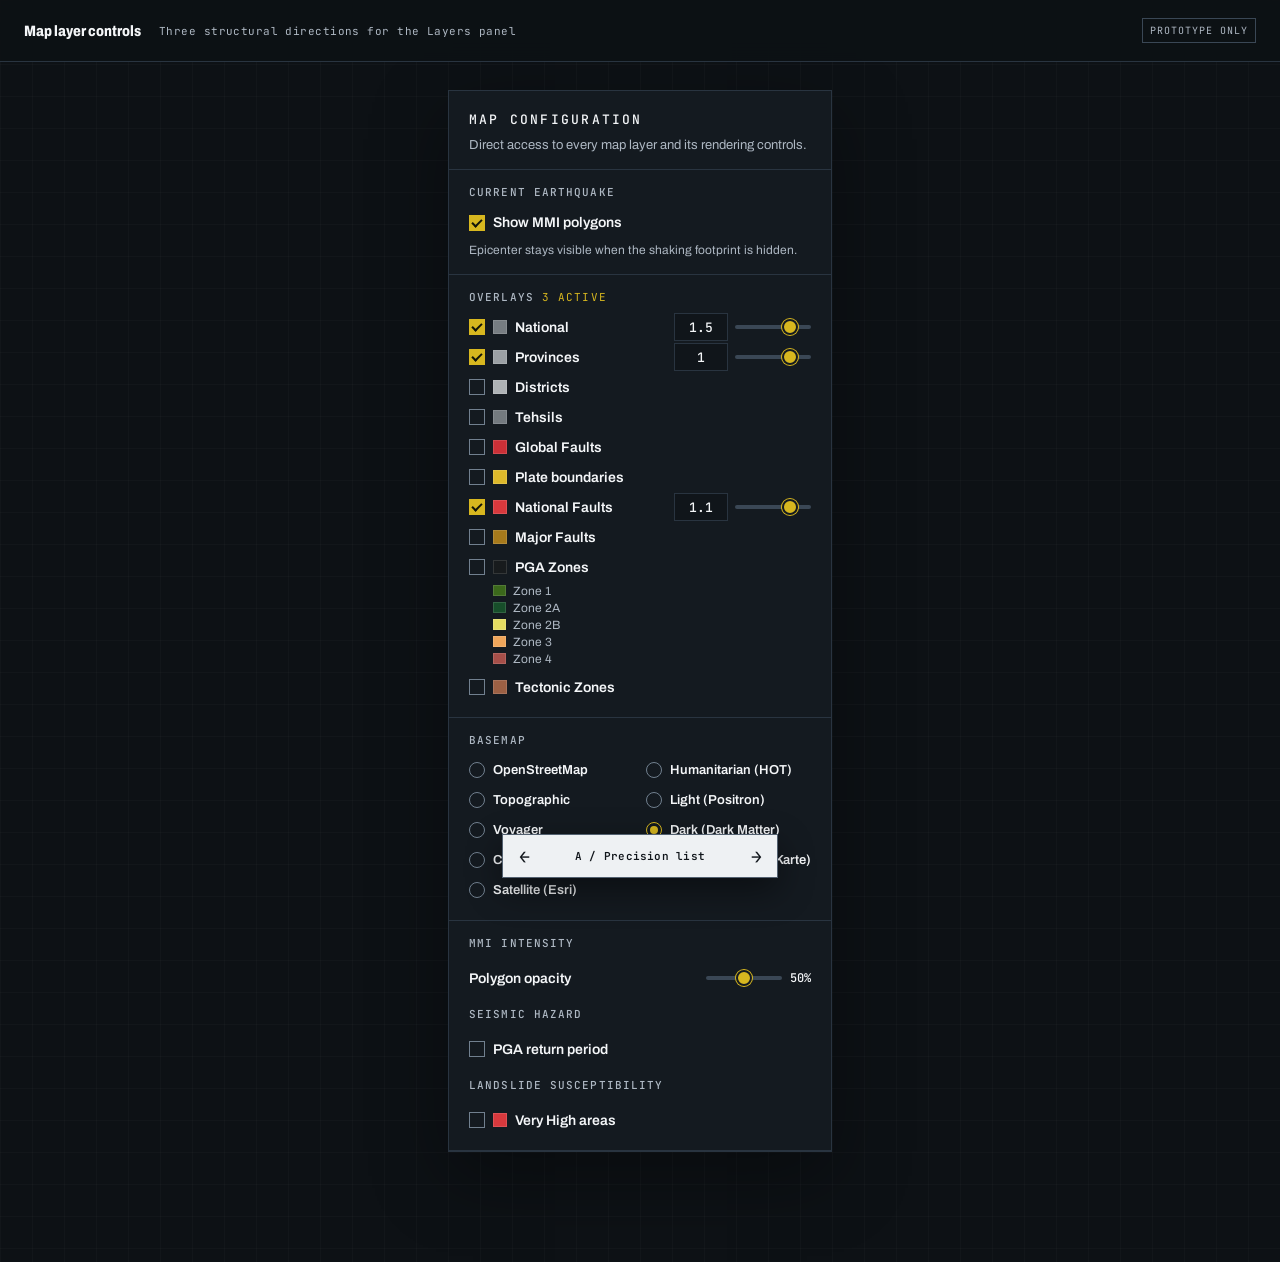
<file: web/prototypes/layer-panel-prototype.html>
<!doctype html>
<html lang="en">
<head>
  <meta charset="utf-8" />
  <meta name="viewport" content="width=device-width,initial-scale=1" />
  <title>Prototype: Map layer controls</title>
  <link rel="preconnect" href="https://fonts.googleapis.com" />
  <link rel="preconnect" href="https://fonts.gstatic.com" crossorigin />
  <link rel="stylesheet" href="https://fonts.googleapis.com/css2?family=Archivo:wdth,wght@62..125,400..900&family=JetBrains+Mono:wght@400;500;700&display=swap" />
  <style>
    /* PROTOTYPE ONLY: three layer-panel variants, switchable via ?variant=a|b|c. */
    :root {
      --bg: #0d1115; --panel: #141a20; --raised: #1b232c; --line: #293440;
      --line-strong: #3a4755; --text: #f4f6f8; --muted: #aeb8c3;
      --accent: #d7b71f; --accent-ink: #11140a; --accent-dim: rgba(215,183,31,.12);
      --danger: #d8393d; --mono: "JetBrains Mono", ui-monospace, monospace;
      --sans: "Archivo", system-ui, sans-serif;
    }
    * { box-sizing: border-box; }
    html, body { min-height: 100%; }
    body {
      margin: 0; background: var(--bg); color: var(--text); font-family: var(--sans);
      -webkit-font-smoothing: antialiased;
    }
    button, input, select { font: inherit; }
    button { color: inherit; }
    button, label, input[type="range"] { cursor: pointer; }
    :focus-visible { outline: 2px solid var(--accent); outline-offset: 2px; }
    .prototype-head {
      position: fixed; inset: 0 0 auto 0; height: 62px; z-index: 4;
      display: flex; align-items: center; gap: 18px; padding: 0 24px;
      border-bottom: 1px solid var(--line); background: rgba(13,17,21,.94);
      backdrop-filter: blur(12px);
    }
    .prototype-head strong { font-size: 15px; font-variation-settings: "wdth" 82, "wght" 800; }
    .prototype-head span { color: var(--muted); font: 11px var(--mono); letter-spacing: .04em; }
    .prototype-head .tag {
      margin-left: auto; padding: 5px 7px; border: 1px solid var(--line-strong);
      color: var(--muted); font: 10px var(--mono); text-transform: uppercase; letter-spacing: .1em;
    }
    .stage {
      min-height: 100dvh; display: grid; place-items: start center;
      padding: 90px 20px 110px;
      background:
        linear-gradient(rgba(255,255,255,.018) 1px, transparent 1px),
        linear-gradient(90deg, rgba(255,255,255,.018) 1px, transparent 1px);
      background-size: 32px 32px;
    }
    .panel {
      width: min(420px, 100%); min-height: 780px; background: var(--panel);
      border: 1px solid var(--line); box-shadow: 0 24px 70px rgba(0,0,0,.35);
    }
    .panel-top { padding: 20px 20px 15px; border-bottom: 1px solid var(--line); }
    .panel-top h1 { margin: 0; font: 500 13px var(--mono); letter-spacing: .17em; text-transform: uppercase; }
    .panel-top p { margin: 8px 0 0; color: var(--muted); font-size: 13px; line-height: 1.4; }
    .section { padding: 15px 20px; border-bottom: 1px solid var(--line); }
    .section-title {
      margin: 0 0 9px; color: var(--muted); font: 500 11px var(--mono);
      letter-spacing: .1em; text-transform: uppercase;
    }
    .note { margin: 5px 0 0; color: var(--muted); font-size: 12px; line-height: 1.4; }
    .row { min-height: 29px; display: flex; align-items: center; gap: 8px; }
    .row:hover { background: var(--accent-dim); }
    .row.flush { margin: 0 -7px; padding: 0 7px; }
    .name { min-width: 0; font-size: 14px; font-weight: 600; }
    .swatch { width: 14px; height: 14px; flex: none; border: 1px solid rgba(255,255,255,.12); }
    .grow { flex: 1; }
    .value { color: var(--text); font: 500 12px var(--mono); font-variant-numeric: tabular-nums; }
    .count { color: var(--accent); font: 11px var(--mono); }
    .check, .radio {
      appearance: none; display: grid; place-content: center; flex: none;
      width: 16px; height: 16px; margin: 0; border: 1px solid #71808f; background: transparent;
    }
    .check::before {
      content: ""; width: 4px; height: 8px; margin-top: -2px;
      border: solid var(--accent-ink); border-width: 0 2px 2px 0;
      transform: rotate(45deg) scale(0);
    }
    .check:checked { border-color: var(--accent); background: var(--accent); }
    .check:checked::before { transform: rotate(45deg) scale(1); }
    .radio { border-radius: 50%; }
    .radio::before { content: ""; width: 8px; height: 8px; border-radius: 50%; background: var(--accent); transform: scale(0); }
    .radio:checked { border-color: var(--accent); }
    .radio:checked::before { transform: scale(1); }
    .range { appearance: none; width: 76px; height: 18px; margin: 0; background: transparent; }
    .range::-webkit-slider-runnable-track { height: 4px; background: var(--line-strong); border-radius: 2px; }
    .range::-webkit-slider-thumb {
      appearance: none; width: 16px; height: 16px; margin-top: -6px; border-radius: 50%;
      border: 2px solid var(--panel); background: var(--accent); box-shadow: 0 0 0 1px var(--accent);
    }
    .number {
      width: 54px; height: 28px; border: 1px solid var(--line); background: #10151a;
      color: var(--text); text-align: center; font: 500 13px var(--mono);
    }
    .switch { position: relative; width: 34px; height: 18px; flex: none; }
    .switch input { position: absolute; opacity: 0; pointer-events: none; }
    .switch i { position: absolute; inset: 0; border: 1px solid #526170; background: #202933; transition: 150ms ease; }
    .switch i::before { content: ""; position: absolute; width: 12px; height: 12px; left: 2px; top: 2px; background: #9ba6b1; transition: 150ms ease; }
    .switch input:checked + i { border-color: var(--accent); background: var(--accent); }
    .switch input:checked + i::before { transform: translateX(16px); background: var(--accent-ink); }
    .switch input:focus-visible + i { outline: 2px solid var(--accent); outline-offset: 2px; }
    .swatches { margin: 2px 0 6px 24px; display: grid; gap: 3px; }
    .swatches span { display: flex; align-items: center; gap: 7px; color: var(--muted); font-size: 12px; }
    .swatches i { width: 13px; height: 11px; }

    /* A: familiar precision list */
    .variant-a .overlay-row .row-controls { display: none; margin-left: auto; align-items: center; gap: 7px; }
    .variant-a .overlay-row:has(.check:checked) .row-controls { display: flex; }
    .variant-a .overlay-list { display: grid; gap: 1px; }
    .variant-a .basemap-grid { display: grid; grid-template-columns: 1fr 1fr; gap: 1px 12px; }
    .variant-a .basemap-grid .row { min-width: 0; }
    .variant-a .basemap-grid .name { font-size: 13px; white-space: nowrap; }
    .variant-a .utility { display: grid; gap: 14px; }
    .variant-a .utility-block { display: grid; gap: 5px; }

    /* B: progressive disclosure */
    .variant-b .panel-top { background: linear-gradient(180deg, var(--accent-dim), transparent); }
    .summary-line { display: flex; align-items: baseline; gap: 9px; margin-top: 12px; }
    .summary-line b { font-size: 34px; line-height: 1; font-variation-settings: "wdth" 78, "wght" 850; }
    .summary-line span { color: var(--muted); font: 11px var(--mono); text-transform: uppercase; letter-spacing: .08em; }
    .quake-toggle { padding: 13px 20px; border-bottom: 1px solid var(--line); display: flex; align-items: center; gap: 11px; }
    .quake-toggle strong { display: block; font-size: 14px; }
    .quake-toggle small { display: block; margin-top: 3px; color: var(--muted); font-size: 12px; }
    .accordion { border-bottom: 1px solid var(--line); }
    .accordion-head {
      width: 100%; height: 48px; padding: 0 20px; border: 0; background: transparent;
      display: flex; align-items: center; gap: 9px; text-align: left;
    }
    .accordion-head:hover { background: var(--accent-dim); }
    .accordion-head b { font-size: 14px; }
    .accordion-head span { margin-left: auto; color: var(--muted); font: 11px var(--mono); }
    .accordion-head::after { content: "+"; color: var(--muted); font: 16px var(--mono); }
    .accordion.open .accordion-head::after { content: "-"; }
    .accordion-body { display: none; padding: 0 20px 14px; }
    .accordion.open .accordion-body { display: block; }
    .layer-unit { margin: 0 -7px; padding: 7px; border-top: 1px solid rgba(41,52,64,.7); }
    .layer-unit:first-child { border-top: 0; }
    .layer-unit .row { min-height: 25px; }
    .layer-unit .detail { display: none; align-items: center; gap: 9px; padding: 8px 0 2px 42px; }
    .layer-unit:has(.switch input:checked) .detail { display: flex; }
    .selected-basemap { padding: 11px 12px; border: 1px solid var(--line); background: #10151a; }
    .selected-basemap b { display: block; font-size: 14px; }
    .selected-basemap span { display: block; margin-top: 3px; color: var(--muted); font: 10px var(--mono); }

    /* C: active stack first */
    .variant-c .panel-top { padding-bottom: 0; }
    .tabs { display: grid; grid-template-columns: 1fr 1fr; margin-top: 15px; }
    .tab { height: 34px; border: 0; border-bottom: 2px solid transparent; background: transparent; color: var(--muted); font: 11px var(--mono); letter-spacing: .1em; text-transform: uppercase; }
    .tab.active { color: var(--text); border-color: var(--accent); }
    .stack { display: grid; gap: 7px; }
    .stack-card { display: grid; grid-template-columns: 8px 14px 1fr auto; gap: 9px; align-items: center; min-height: 48px; padding: 8px 10px; border: 1px solid var(--line); background: #10151a; }
    .grip { color: #617080; font: 12px/1 var(--mono); letter-spacing: -3px; overflow: hidden; }
    .stack-copy b { display: block; font-size: 13px; }
    .stack-copy small { display: block; margin-top: 2px; color: var(--muted); font: 10px var(--mono); }
    .icon-btn { width: 26px; height: 26px; border: 1px solid var(--line); background: transparent; color: var(--muted); }
    .icon-btn:hover { border-color: var(--danger); color: #f07b7e; }
    .catalog-title { display: flex; align-items: center; margin-bottom: 10px; }
    .catalog-title .section-title { margin: 0; }
    .catalog-title span { margin-left: auto; color: var(--muted); font: 10px var(--mono); }
    .catalog { display: grid; grid-template-columns: 1fr 1fr; gap: 7px; }
    .catalog button { min-height: 51px; padding: 8px 9px; border: 1px solid var(--line); background: transparent; text-align: left; }
    .catalog button:hover { border-color: var(--accent); background: var(--accent-dim); }
    .catalog button b { display: block; font-size: 12px; }
    .catalog button span { display: block; margin-top: 3px; color: var(--muted); font: 9px var(--mono); text-transform: uppercase; letter-spacing: .07em; }
    .basebar { display: flex; align-items: center; gap: 10px; padding: 13px 20px; border-bottom: 1px solid var(--line); }
    .basebar span { color: var(--muted); font: 10px var(--mono); text-transform: uppercase; }
    .basebar select { margin-left: auto; min-width: 185px; height: 32px; padding: 0 8px; border: 1px solid var(--line); background: #10151a; color: var(--text); font-size: 12px; }
    .stack-summary { padding: 11px 20px; color: var(--muted); font-size: 12px; line-height: 1.4; }

    .switcher {
      position: fixed; z-index: 10; left: 50%; bottom: 22px; transform: translateX(-50%);
      display: grid; grid-template-columns: 42px minmax(190px, auto) 42px; align-items: center;
      border: 1px solid #536170; background: #eef1f3; color: #11161b;
      box-shadow: 0 12px 35px rgba(0,0,0,.45);
    }
    .switcher button { height: 42px; border: 0; background: transparent; font: 18px var(--mono); }
    .switcher button:hover { background: #d9dfe3; }
    .switcher-output { padding: 0 12px; text-align: center; font: 600 11px var(--mono); letter-spacing: .02em; white-space: nowrap; }
    @media (max-width: 560px) {
      .prototype-head { padding: 0 14px; }
      .prototype-head span { display: none; }
      .stage { padding: 72px 0 96px; display: block; }
      .panel { width: 100%; min-height: calc(100dvh - 72px); border-left: 0; border-right: 0; }
      .variant-a .basemap-grid { grid-template-columns: 1fr; }
      .switcher { bottom: 12px; }
    }
    @media (prefers-reduced-motion: reduce) { *, *::before, *::after { transition: none !important; } }
  </style>
</head>
<body>
  <header class="prototype-head">
    <strong>Map layer controls</strong>
    <span>Three structural directions for the Layers panel</span>
    <span class="tag">Prototype only</span>
  </header>
  <main class="stage"><div id="app"></div></main>
  <nav class="switcher" aria-label="Prototype variants">
    <button id="previous" type="button" aria-label="Previous variant">←</button>
    <output id="variant-label" class="switcher-output"></output>
    <button id="next" type="button" aria-label="Next variant">→</button>
  </nav>
  <script>
    const overlays = [
      ["National", "#777d82", true, "1.5"], ["Provinces", "#9ba0a4", true, "1"],
      ["Districts", "#aeb2b5", false, "1"], ["Tehsils", "#747a7f", false, "1"],
      ["Global Faults", "#cb3037", false, "1"], ["Plate boundaries", "#ddb82b", false, "1"],
      ["National Faults", "#d8393d", true, "1.1"], ["Major Faults", "#a77a1c", false, "1"],
      ["PGA Zones", "#181b1d", false, "1"], ["Tectonic Zones", "#9c6044", false, "1"]
    ];
    const basemaps = ["OpenStreetMap", "Humanitarian (HOT)", "Topographic", "Light (Positron)", "Voyager", "Dark (Dark Matter)", "CyclOSM", "Transport (OPNVKarte)", "Satellite (Esri)"];
    const zones = [["Zone 1", "#3b681b"], ["Zone 2A", "#174e2a"], ["Zone 2B", "#e4dc62"], ["Zone 3", "#efa65b"], ["Zone 4", "#a64f49"]];
    const variants = {
      a: { label: "A / Precision list", render: renderA },
      b: { label: "B / Progressive groups", render: renderB },
      c: { label: "C / Active stack", render: renderC }
    };
    const keys = Object.keys(variants);
    const swatch = color => `<i class="swatch" style="background:${color}" aria-hidden="true"></i>`;
    const check = (checked, label) => `<input class="check" type="checkbox" ${checked ? "checked" : ""} aria-label="${label}" />`;
    const range = (value, label) => `<input class="range" type="range" min="0" max="100" value="${value}" aria-label="${label}" />`;

    function renderA() {
      const overlayRows = overlays.map(([name, color, on, width]) => `
        <div class="overlay-row">
          <div class="row flush">${check(on, name)}${swatch(color)}<span class="name">${name}</span>
            <span class="row-controls"><input class="number" type="text" value="${width}" aria-label="${name} width" />${range(78, `${name} opacity`)}</span>
          </div>
          ${name === "PGA Zones" ? `<div class="swatches">${zones.map(([z,c]) => `<span>${swatch(c)}${z}</span>`).join("")}</div>` : ""}
        </div>`).join("");
      const baseRows = basemaps.map(name => `<label class="row flush"><input class="radio" type="radio" name="base-a" ${name === "Dark (Dark Matter)" ? "checked" : ""} /><span class="name">${name}</span></label>`).join("");
      return `<article class="panel variant-a">
        <header class="panel-top"><h1>Map configuration</h1><p>Direct access to every map layer and its rendering controls.</p></header>
        <section class="section"><h2 class="section-title">Current earthquake</h2>
          <label class="row flush">${check(true, "Show MMI polygons")}<span class="name">Show MMI polygons</span></label>
          <p class="note">Epicenter stays visible when the shaking footprint is hidden.</p>
        </section>
        <section class="section"><h2 class="section-title">Overlays <span class="count">3 active</span></h2><div class="overlay-list">${overlayRows}</div></section>
        <section class="section"><h2 class="section-title">Basemap</h2><div class="basemap-grid">${baseRows}</div></section>
        <section class="section utility"><div class="utility-block"><h2 class="section-title">MMI intensity</h2><div class="row"><span class="name">Polygon opacity</span><span class="grow"></span>${range(50,"MMI polygon opacity")}<span class="value">50%</span></div></div>
          <div class="utility-block"><h2 class="section-title">Seismic hazard</h2><label class="row">${check(false,"PGA return period")}<span class="name">PGA return period</span></label></div>
          <div class="utility-block"><h2 class="section-title">Landslide susceptibility</h2><label class="row">${check(false,"Very High areas")}${swatch("#d8393d")}<span class="name">Very High areas</span></label></div>
        </section>
      </article>`;
    }

    function renderB() {
      const primary = overlays.slice(0, 8).map(([name,color,on]) => `<div class="layer-unit"><div class="row">
        <label class="switch"><input type="checkbox" ${on ? "checked" : ""} aria-label="${name}" /><i></i></label>${swatch(color)}<span class="name">${name}</span></div>
        <div class="detail"><span class="section-title">Opacity</span>${range(76,`${name} opacity`)}<span class="value">76%</span></div></div>`).join("");
      return `<article class="panel variant-b">
        <header class="panel-top"><h1>Map configuration</h1><div class="summary-line"><b>4</b><span>visible layers</span></div><p>Open only the group you need. Active settings remain one step away.</p></header>
        <label class="quake-toggle"><span class="switch"><input type="checkbox" checked aria-label="Show MMI polygons" /><i></i></span><span class="grow"><strong>Earthquake footprint</strong><small>MMI polygons and epicenter</small></span><span class="value">ON</span></label>
        <section class="accordion open"><button class="accordion-head" type="button"><b>Reference overlays</b><span>3 active</span></button><div class="accordion-body">${primary}</div></section>
        <section class="accordion"><button class="accordion-head" type="button"><b>Hazard layers</b><span>2 available</span></button><div class="accordion-body">
          <div class="layer-unit"><div class="row"><label class="switch"><input type="checkbox" aria-label="PGA return period" /><i></i></label><span class="name">PGA return period</span></div></div>
          <div class="layer-unit"><div class="row"><label class="switch"><input type="checkbox" aria-label="Very High areas" /><i></i></label>${swatch("#d8393d")}<span class="name">Very High areas</span></div></div>
        </div></section>
        <section class="accordion open"><button class="accordion-head" type="button"><b>Basemap</b><span>Dark</span></button><div class="accordion-body"><div class="selected-basemap"><b>Dark Matter</b><span>Low-light operational basemap</span></div>
          ${basemaps.slice(0,5).map(name => `<label class="row flush"><input class="radio" type="radio" name="base-b" /><span class="name">${name}</span></label>`).join("")}
        </div></section>
        <section class="accordion"><button class="accordion-head" type="button"><b>Display settings</b><span>50%</span></button><div class="accordion-body"><div class="row"><span class="name">MMI opacity</span><span class="grow"></span>${range(50,"MMI opacity")}<span class="value">50%</span></div></div></section>
      </article>`;
    }

    function renderC() {
      const active = overlays.filter(item => item[2]).map(([name,color,,width], index) => `<div class="stack-card"><span class="grip">::</span>${swatch(color)}<span class="stack-copy"><b>${name}</b><small>${index === 2 ? `FAULTS / ${width} PX` : `BOUNDARY / ${width} PX`}</small></span><button class="icon-btn" type="button" aria-label="Remove ${name}">×</button></div>`).join("");
      const available = overlays.filter(item => !item[2]).slice(0,6).map(([name,,]) => `<button type="button"><b>${name}</b><span>Add to map</span></button>`).join("");
      return `<article class="panel variant-c">
        <header class="panel-top"><h1>Map stack</h1><p>Manage visible layers in draw order, then add from the catalog.</p><div class="tabs"><button class="tab active" type="button">Stack</button><button class="tab" type="button">Catalog</button></div></header>
        <label class="quake-toggle"><span class="switch"><input type="checkbox" checked aria-label="Show earthquake footprint" /><i></i></span><span class="grow"><strong>Earthquake footprint</strong><small>Always drawn above reference layers</small></span><span class="value">50%</span></label>
        <section class="section"><div class="catalog-title"><h2 class="section-title">Visible now</h2><span>Top draws first</span></div><div class="stack">${active}</div></section>
        <div class="basebar"><span>Basemap</span><select aria-label="Basemap">${basemaps.map(name => `<option ${name === "Dark (Dark Matter)" ? "selected" : ""}>${name}</option>`).join("")}</select></div>
        <section class="section"><div class="catalog-title"><h2 class="section-title">Available layers</h2><span>7 hidden</span></div><div class="catalog">${available}</div></section>
        <div class="stack-summary">MMI opacity is controlled from the earthquake footprint row. Hazard layers join the same visible stack when enabled.</div>
      </article>`;
    }

    function currentKey() {
      const key = new URLSearchParams(location.search).get("variant")?.toLowerCase();
      return variants[key] ? key : "a";
    }
    function render() {
      const key = currentKey();
      document.getElementById("app").innerHTML = variants[key].render();
      document.getElementById("variant-label").textContent = variants[key].label;
      document.querySelectorAll(".accordion-head").forEach(button => button.addEventListener("click", () => button.parentElement.classList.toggle("open")));
      document.querySelectorAll(".range").forEach(input => input.addEventListener("input", () => {
        const value = input.parentElement.querySelector(".value");
        if (value) value.textContent = `${input.value}%`;
      }));
    }
    function cycle(direction) {
      const index = keys.indexOf(currentKey());
      const next = keys[(index + direction + keys.length) % keys.length];
      const url = new URL(location.href); url.searchParams.set("variant", next);
      history.replaceState({}, "", url); render();
    }
    document.getElementById("previous").addEventListener("click", () => cycle(-1));
    document.getElementById("next").addEventListener("click", () => cycle(1));
    document.addEventListener("keydown", event => {
      if (["INPUT", "TEXTAREA", "SELECT"].includes(document.activeElement.tagName) || document.activeElement.isContentEditable) return;
      if (event.key === "ArrowLeft") cycle(-1);
      if (event.key === "ArrowRight") cycle(1);
    });
    addEventListener("popstate", render);
    render();
  </script>
</body>
</html>
</file>
